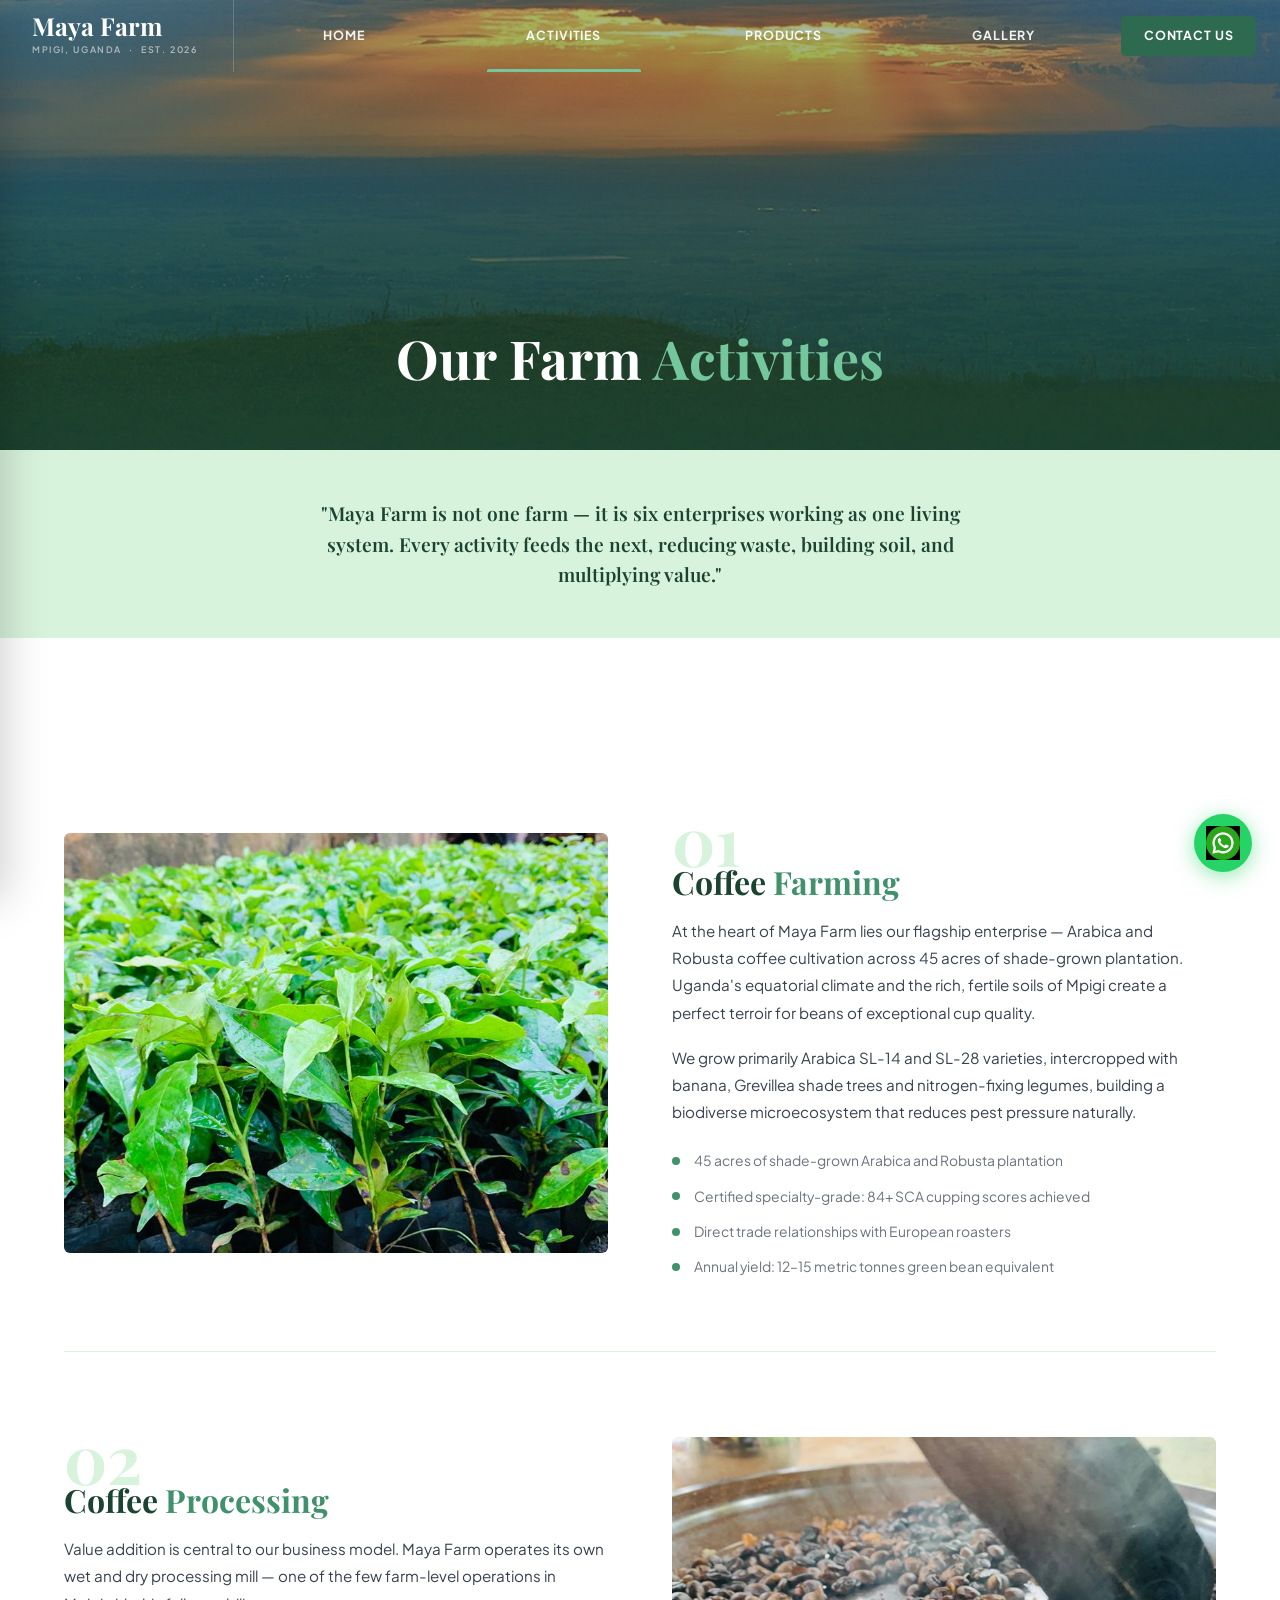
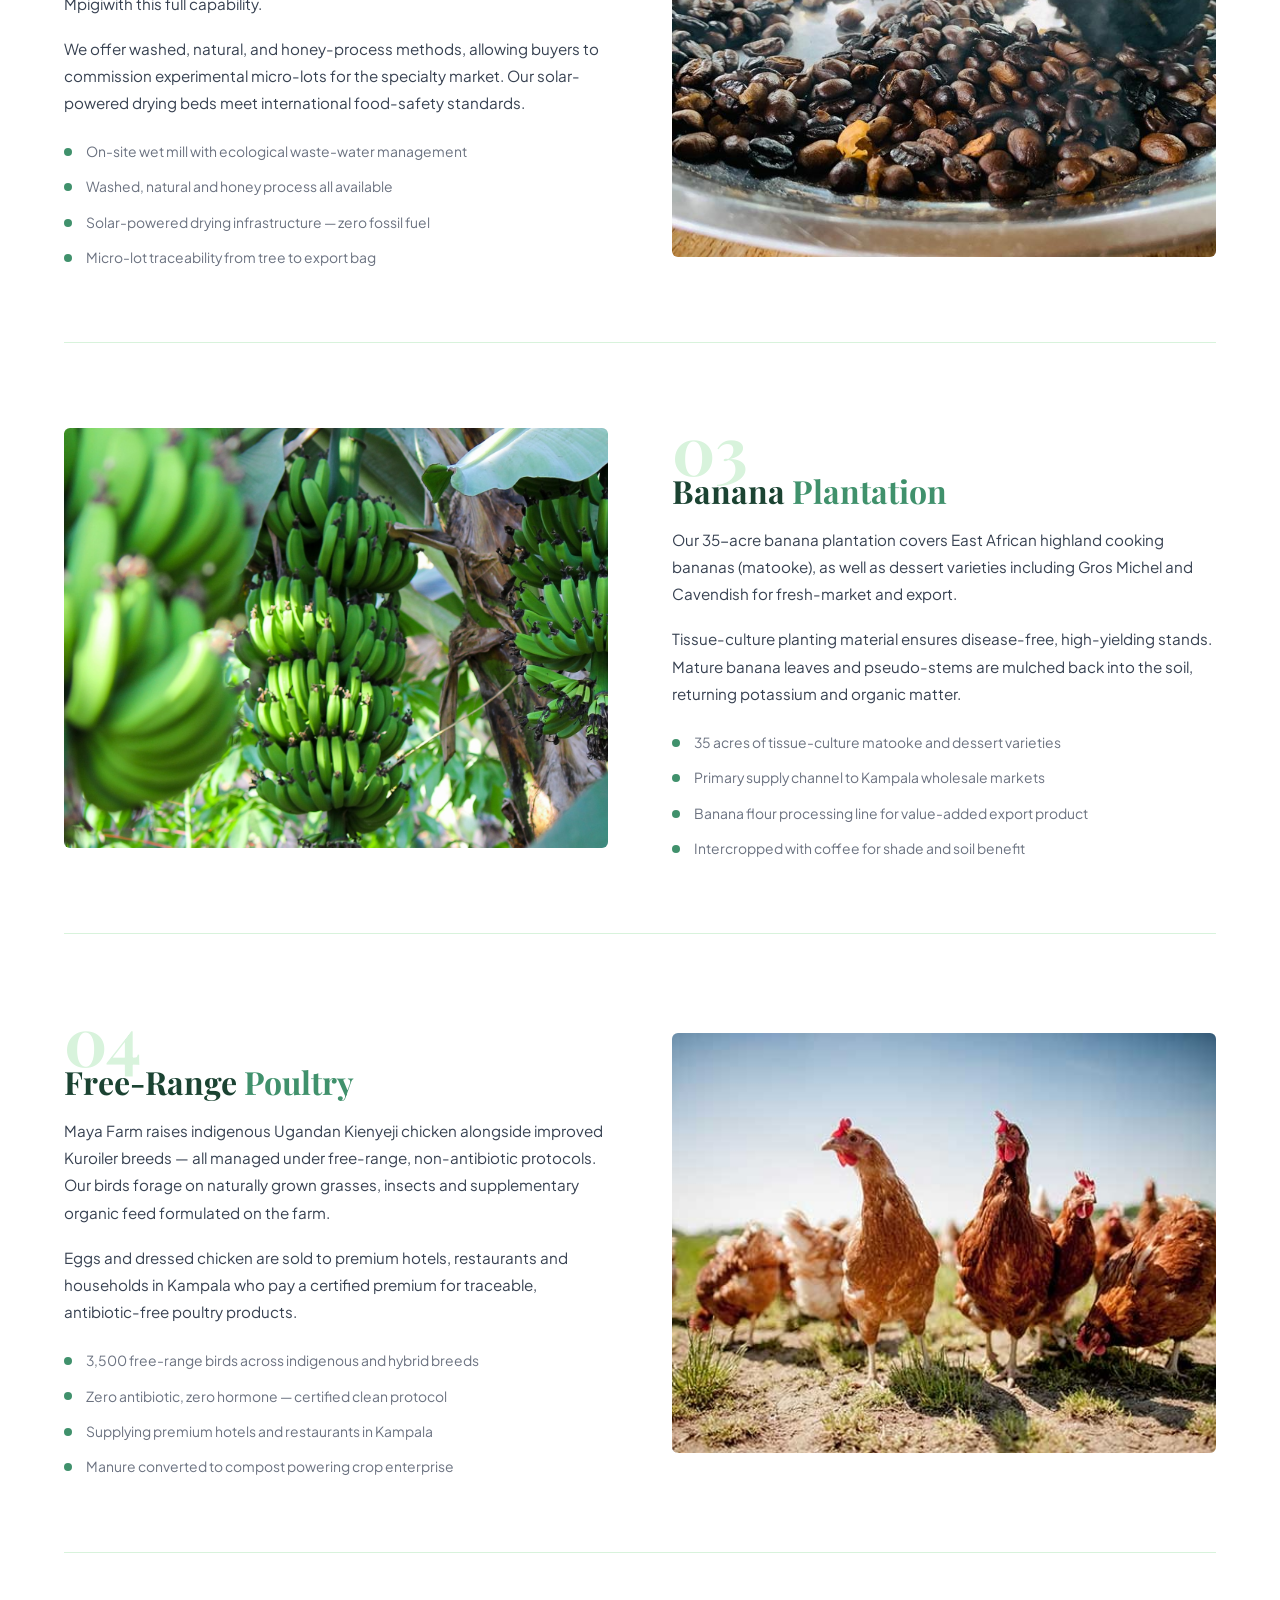
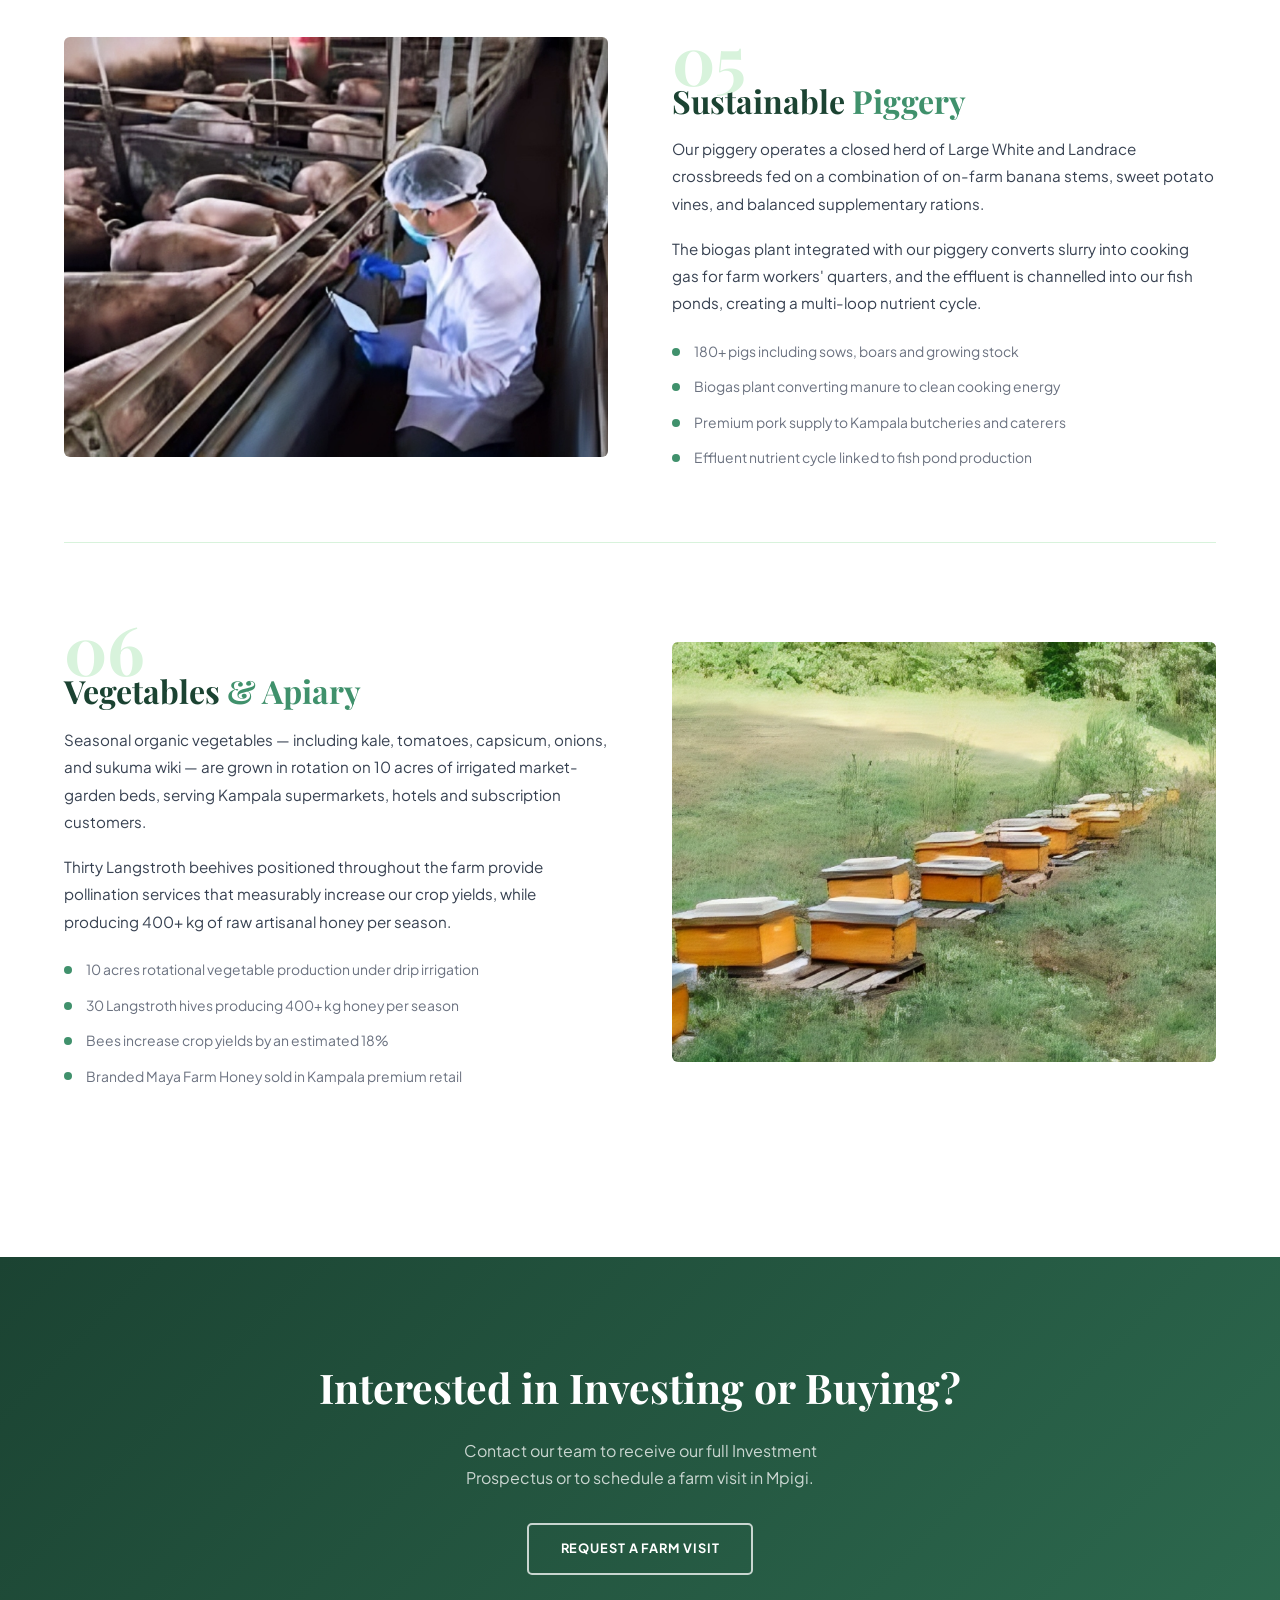
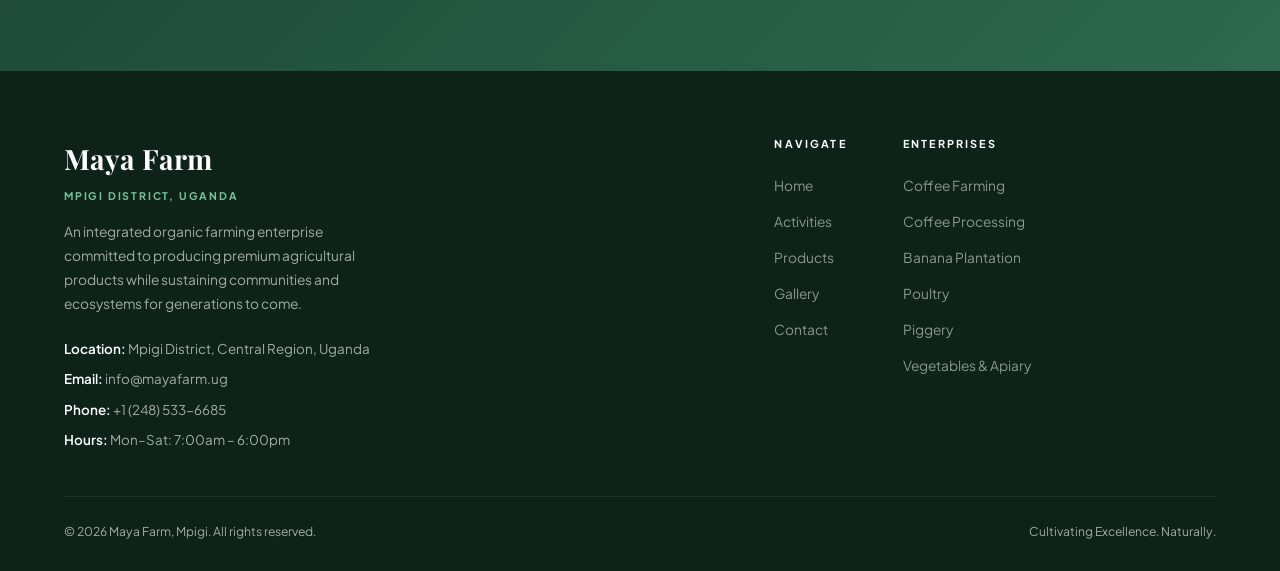
<file: activities.html>
<!DOCTYPE html>
<html lang="en">
<head>
  <meta charset="UTF-8"/>
  <meta name="viewport" content="width=device-width,initial-scale=1.0"/>
  <title>Our Activities — Maya Farm | Mpigi, Uganda</title>
  <link rel="stylesheet" href="css/style.css"/>
</head>
<body>

<nav class="nav scrolled" id="mainNav">
  <div class="nav-inner">
    <a href="." class="nav-logo">
      <span class="logo-name">Maya Farm</span>
      <span class="logo-tagline">Mpigi, Uganda &nbsp;·&nbsp; Est. 2026</span>
    </a>
    <ul class="nav-links">
      <li><a href=".">Home</a></li>
      <li><a href="activities" class="active">Activities</a></li>
      <li><a href="products">Products</a></li>
      <li><a href="gallery">Gallery</a></li>
      <li><a href="contact" class="nav-cta">Contact Us</a></li>
    </ul>
    <div class="hamburger" id="hamburger"><span></span><span></span><span></span></div>
  </div>
</nav>
<div class="mobile-nav" id="mobileNav">
  <button class="mobile-nav-close" id="mobileNavClose">&times;</button>
  <div class="mobile-nav-brand"><div class="mn-logo">Maya Farm</div><div class="mn-tagline">Mpigi, Uganda · Est. 2026</div></div>
  <a href=".">Home</a>
  <a href="activities" class="active">Activities</a>
  <a href="products">Products</a>
  <a href="gallery">Gallery</a>
  <a href="contact">Contact Us</a>
</div>

<header class="page-header">
  <div class="page-header-bg" style="background-image:url('images/maya2.JPG');"></div>
  <div class="container page-header-content">
    <h1>Our Farm <span>Activities</span></h1>
  </div>
</header>

<section style="background:var(--green-pale);padding:3rem 0;">
  <div class="container" style="text-align:center;max-width:700px;">
    <p class="fade-in" style="font-family:var(--font-display);font-size:1.2rem;font-weight:600;color:var(--green-deep);line-height:1.6;">
      "Maya Farm is not one farm — it is six enterprises working as one living system. Every activity feeds the next, reducing waste, building soil, and multiplying value."
    </p>
  </div>
</section>

<main class="activities-full">
  <div class="container">

    <!-- 01 Coffee -->
    <div class="activity-section" id="coffee">
      <div class="activity-img fade-in-left">
        <img src="images/coffestage.jpeg" alt="Coffee farming" loading="lazy"/>
      </div>
      <div class="activity-info fade-in-right">
        <div class="activity-number">01</div>
        <h2>Coffee <span>Farming</span></h2>
        <p>At the heart of Maya Farm lies our flagship enterprise — Arabica and Robusta coffee cultivation across 45 acres of shade-grown plantation. Uganda's equatorial climate and the rich, fertile soils of Mpigi create a perfect terroir for beans of exceptional cup quality.</p>
        <p>We grow primarily Arabica SL-14 and SL-28 varieties, intercropped with banana, Grevillea shade trees and nitrogen-fixing legumes, building a biodiverse microecosystem that reduces pest pressure naturally.</p>
        <div class="activity-highlights">
          <div class="highlight-row"><div class="highlight-dot"></div><p>45 acres of shade-grown Arabica and Robusta plantation</p></div>
          <div class="highlight-row"><div class="highlight-dot"></div><p>Certified specialty-grade: 84+ SCA cupping scores achieved</p></div>
          <div class="highlight-row"><div class="highlight-dot"></div><p>Direct trade relationships with European roasters</p></div>
          <div class="highlight-row"><div class="highlight-dot"></div><p>Annual yield: 12–15 metric tonnes green bean equivalent</p></div>
        </div>
      </div>
    </div>

    <!-- 02 Coffee Processing -->
    <div class="activity-section reverse" id="coffee-processing">
      <div class="activity-img fade-in-right">
        <img src="images/processing.jpeg" alt="Coffee processing" loading="lazy"/>
      </div>
      <div class="activity-info fade-in-left">
        <div class="activity-number">02</div>
        <h2>Coffee <span>Processing</span></h2>
        <p>Value addition is central to our business model. Maya Farm operates its own wet and dry processing mill — one of the few farm-level operations in Mpigiwith this full capability.</p>
        <p>We offer washed, natural, and honey-process methods, allowing buyers to commission experimental micro-lots for the specialty market. Our solar-powered drying beds meet international food-safety standards.</p>
        <div class="activity-highlights">
          <div class="highlight-row"><div class="highlight-dot"></div><p>On-site wet mill with ecological waste-water management</p></div>
          <div class="highlight-row"><div class="highlight-dot"></div><p>Washed, natural and honey process all available</p></div>
          <div class="highlight-row"><div class="highlight-dot"></div><p>Solar-powered drying infrastructure — zero fossil fuel</p></div>
          <div class="highlight-row"><div class="highlight-dot"></div><p>Micro-lot traceability from tree to export bag</p></div>
        </div>
      </div>
    </div>

    <!-- 03 Banana -->
    <div class="activity-section" id="banana">
      <div class="activity-img fade-in-left">
        <img src="images/banaga.jpeg" alt="Banana plantation" loading="lazy"/>
      </div>
      <div class="activity-info fade-in-right">
        <div class="activity-number">03</div>
        <h2>Banana <span>Plantation</span></h2>
        <p>Our 35-acre banana plantation covers East African highland cooking bananas (matooke), as well as dessert varieties including Gros Michel and Cavendish for fresh-market and export.</p>
        <p>Tissue-culture planting material ensures disease-free, high-yielding stands. Mature banana leaves and pseudo-stems are mulched back into the soil, returning potassium and organic matter.</p>
        <div class="activity-highlights">
          <div class="highlight-row"><div class="highlight-dot"></div><p>35 acres of tissue-culture matooke and dessert varieties</p></div>
          <div class="highlight-row"><div class="highlight-dot"></div><p>Primary supply channel to Kampala wholesale markets</p></div>
          <div class="highlight-row"><div class="highlight-dot"></div><p>Banana flour processing line for value-added export product</p></div>
          <div class="highlight-row"><div class="highlight-dot"></div><p>Intercropped with coffee for shade and soil benefit</p></div>
        </div>
      </div>
    </div>

    <!-- 04 Poultry -->
    <div class="activity-section reverse" id="livestock">
      <div class="activity-img fade-in-right">
        <img src="images/chicken2.jpeg" alt="Poultry" loading="lazy"/>
      </div>
      <div class="activity-info fade-in-left">
        <div class="activity-number">04</div>
        <h2>Free-Range <span>Poultry</span></h2>
        <p>Maya Farm raises indigenous Ugandan Kienyeji chicken alongside improved Kuroiler breeds — all managed under free-range, non-antibiotic protocols. Our birds forage on naturally grown grasses, insects and supplementary organic feed formulated on the farm.</p>
        <p>Eggs and dressed chicken are sold to premium hotels, restaurants and households in Kampala who pay a certified premium for traceable, antibiotic-free poultry products.</p>
        <div class="activity-highlights">
          <div class="highlight-row"><div class="highlight-dot"></div><p>3,500 free-range birds across indigenous and hybrid breeds</p></div>
          <div class="highlight-row"><div class="highlight-dot"></div><p>Zero antibiotic, zero hormone — certified clean protocol</p></div>
          <div class="highlight-row"><div class="highlight-dot"></div><p>Supplying premium hotels and restaurants in Kampala</p></div>
          <div class="highlight-row"><div class="highlight-dot"></div><p>Manure converted to compost powering crop enterprise</p></div>
        </div>
      </div>
    </div>

    <!-- 05 Piggery -->
    <div class="activity-section" id="piggery">
      <div class="activity-img fade-in-left">
        <img src="images/piggery.png" alt="Piggery" loading="lazy"/>
      </div>
      <div class="activity-info fade-in-right">
        <div class="activity-number">05</div>
        <h2>Sustainable <span>Piggery</span></h2>
        <p>Our piggery operates a closed herd of Large White and Landrace crossbreeds fed on a combination of on-farm banana stems, sweet potato vines, and balanced supplementary rations.</p>
        <p>The biogas plant integrated with our piggery converts slurry into cooking gas for farm workers' quarters, and the effluent is channelled into our fish ponds, creating a multi-loop nutrient cycle.</p>
        <div class="activity-highlights">
          <div class="highlight-row"><div class="highlight-dot"></div><p>180+ pigs including sows, boars and growing stock</p></div>
          <div class="highlight-row"><div class="highlight-dot"></div><p>Biogas plant converting manure to clean cooking energy</p></div>
          <div class="highlight-row"><div class="highlight-dot"></div><p>Premium pork supply to Kampala butcheries and caterers</p></div>
          <div class="highlight-row"><div class="highlight-dot"></div><p>Effluent nutrient cycle linked to fish pond production</p></div>
        </div>
      </div>
    </div>

    <!-- 06 Vegetables & Apiary -->
    <div class="activity-section reverse" id="vegetables">
      <div class="activity-img fade-in-right">
        <img src="images/piary.png" alt="Organic vegetables" loading="lazy"/>
      </div>
      <div class="activity-info fade-in-left">
        <div class="activity-number">06</div>
        <h2>Vegetables <span>& Apiary</span></h2>
        <p>Seasonal organic vegetables — including kale, tomatoes, capsicum, onions, and sukuma wiki — are grown in rotation on 10 acres of irrigated market-garden beds, serving Kampala supermarkets, hotels and subscription customers.</p>
        <p>Thirty Langstroth beehives positioned throughout the farm provide pollination services that measurably increase our crop yields, while producing 400+ kg of raw artisanal honey per season.</p>
        <div class="activity-highlights">
          <div class="highlight-row"><div class="highlight-dot"></div><p>10 acres rotational vegetable production under drip irrigation</p></div>
          <div class="highlight-row"><div class="highlight-dot"></div><p>30 Langstroth hives producing 400+ kg honey per season</p></div>
          <div class="highlight-row"><div class="highlight-dot"></div><p>Bees increase crop yields by an estimated 18%</p></div>
          <div class="highlight-row"><div class="highlight-dot"></div><p>Branded Maya Farm Honey sold in Kampala premium retail</p></div>
        </div>
      </div>
    </div>

  </div>
</main>

<section class="contact-cta">
  <div class="container">
    <h2 class="fade-in">Interested in Investing or Buying?</h2>
    <p class="fade-in delay-1">Contact our team to receive our full Investment Prospectus or to schedule a farm visit in Mpigi.</p>
    <a href="contact" class="btn-outline fade-in delay-2">Request a Farm Visit</a>
  </div>
</section>

<footer>
  <div class="container">
    <div class="footer-grid">
      <div class="footer-brand">
        <div class="footer-logo">Maya Farm</div>
        <div class="footer-loc">Mpigi District, Uganda</div>
        <p>An integrated organic farming enterprise committed to producing premium agricultural products while sustaining communities and ecosystems for generations to come.</p>
        <div class="footer-contact-info">
          <span><strong>Location:</strong> Mpigi District, Central Region, Uganda</span>
          <span><strong>Email:</strong> info@mayafarm.ug</span>
          <span><strong>Phone:</strong> +1 (248) 533-6685</span>
          <span><strong>Hours:</strong> Mon–Sat: 7:00am – 6:00pm</span>
        </div>
      </div>
      <div class="footer-links">
        <div class="footer-col">
          <h5>Navigate</h5>
          <ul>
            <li><a href=".">Home</a></li>
            <li><a href="activities">Activities</a></li>
            <li><a href="products">Products</a></li>
            <li><a href="gallery">Gallery</a></li>
            <li><a href="contact">Contact</a></li>
          </ul>
        </div>
        <div class="footer-col">
          <h5>Enterprises</h5>
          <ul>
            <li><a href="#coffee">Coffee Farming</a></li>
            <li><a href="#coffee-processing">Coffee Processing</a></li>
            <li><a href="#banana">Banana Plantation</a></li>
            <li><a href="#livestock">Poultry</a></li>
            <li><a href="#piggery">Piggery</a></li>
            <li><a href="#vegetables">Vegetables &amp; Apiary</a></li>
          </ul>
        </div>
      </div>
    </div>
    <div class="footer-bottom">
      <span>&copy; 2026 Maya Farm, Mpigi. All rights reserved.</span>
      <span>Cultivating Excellence. Naturally.</span>
    </div>
  </div>
</footer>

<div class="mobile-nav-overlay" id="mobileNavOverlay"></div>
<script src="js/main.js"></script>
<!-- WHATSAPP FLOAT -->
<a href="https://wa.me/12485336685?text=Hello%20Maya%20Farm%2C%20I%20am%20interested%20in%20your%20farm." target="_blank" style="position:fixed;bottom:28px;right:28px;width:58px;height:58px;background:#25D366;border-radius:50%;display:flex;align-items:center;justify-content:center;box-shadow:0 4px 20px rgba(37,211,102,.5);z-index:9999;text-decoration:none;font-size:28px;transition:transform .3s;" onmouseover="this.style.transform='scale(1.12)'" onmouseout="this.style.transform='scale(1)'" title="Chat on WhatsApp"><img src="images/whatsapp.png" alt="WhatsApp" style="width:34px;height:34px;object-fit:contain;"></a>
</body>
</html>
</file>
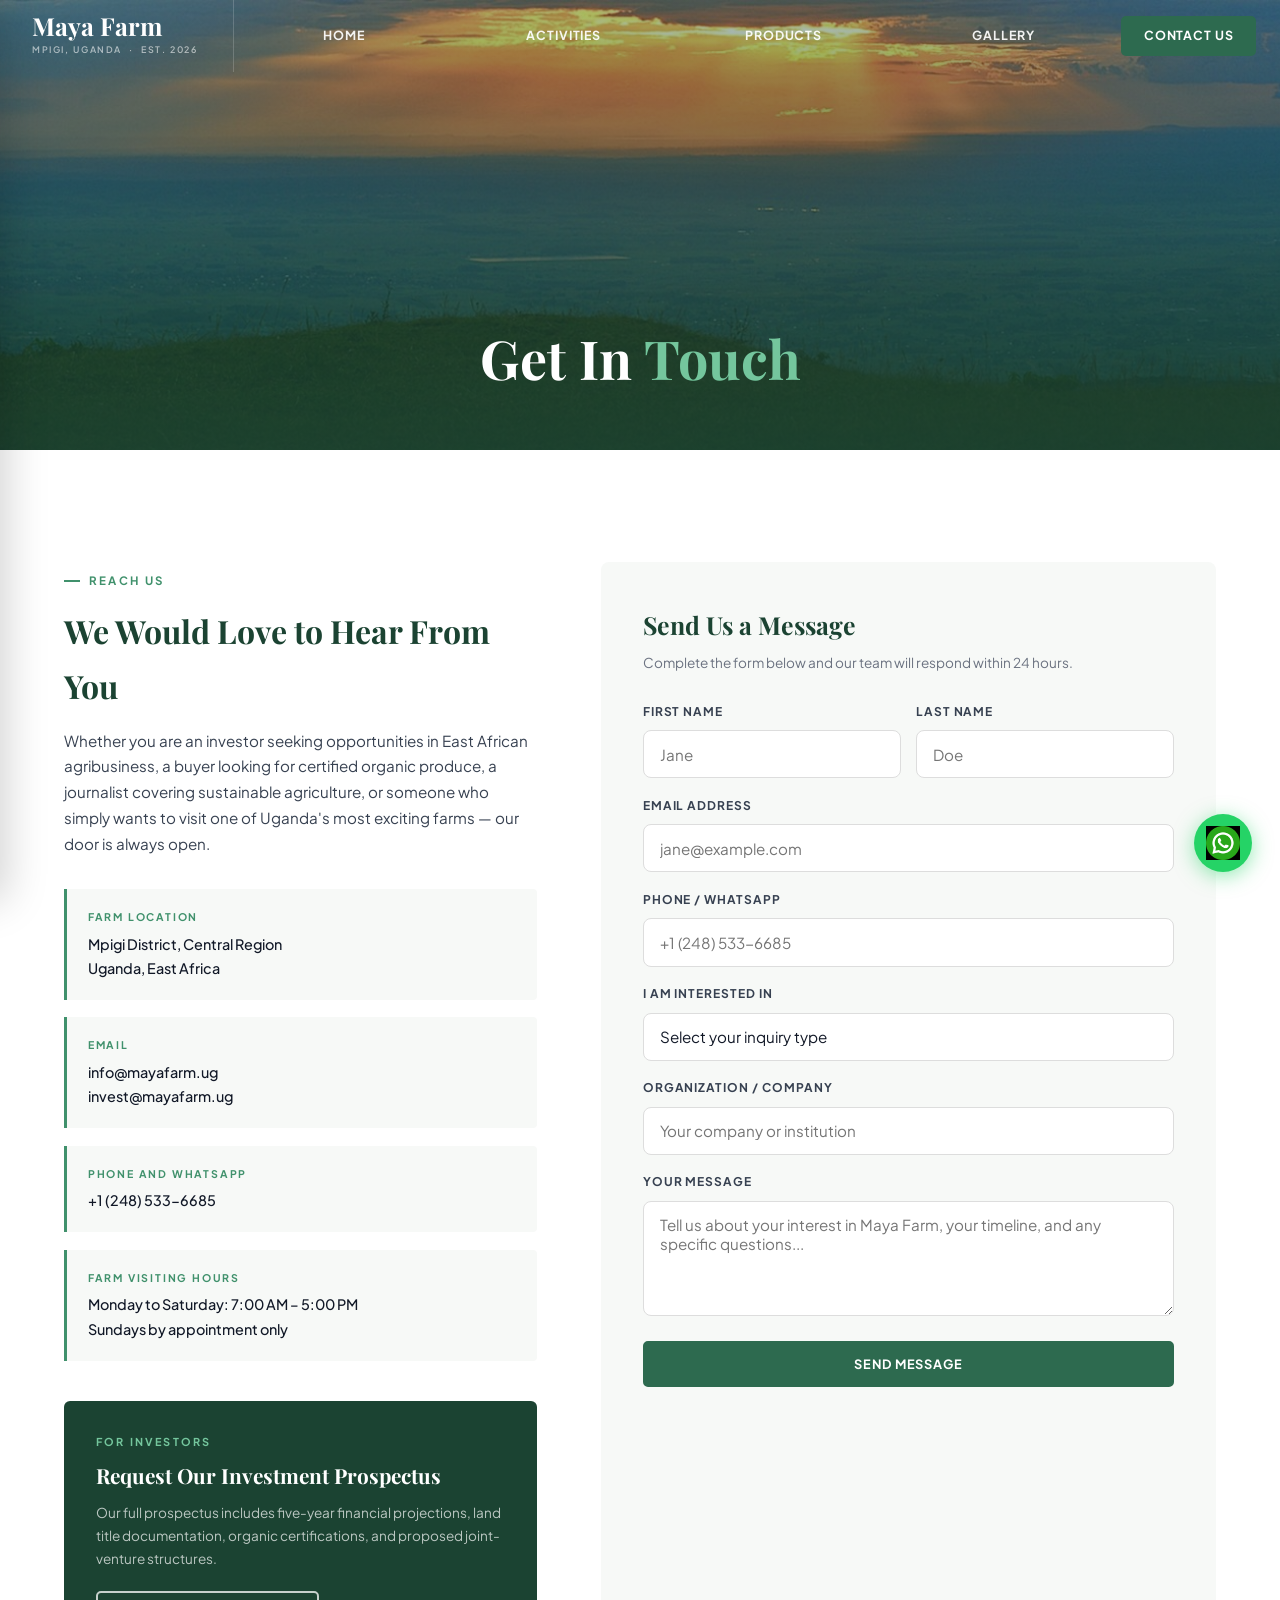
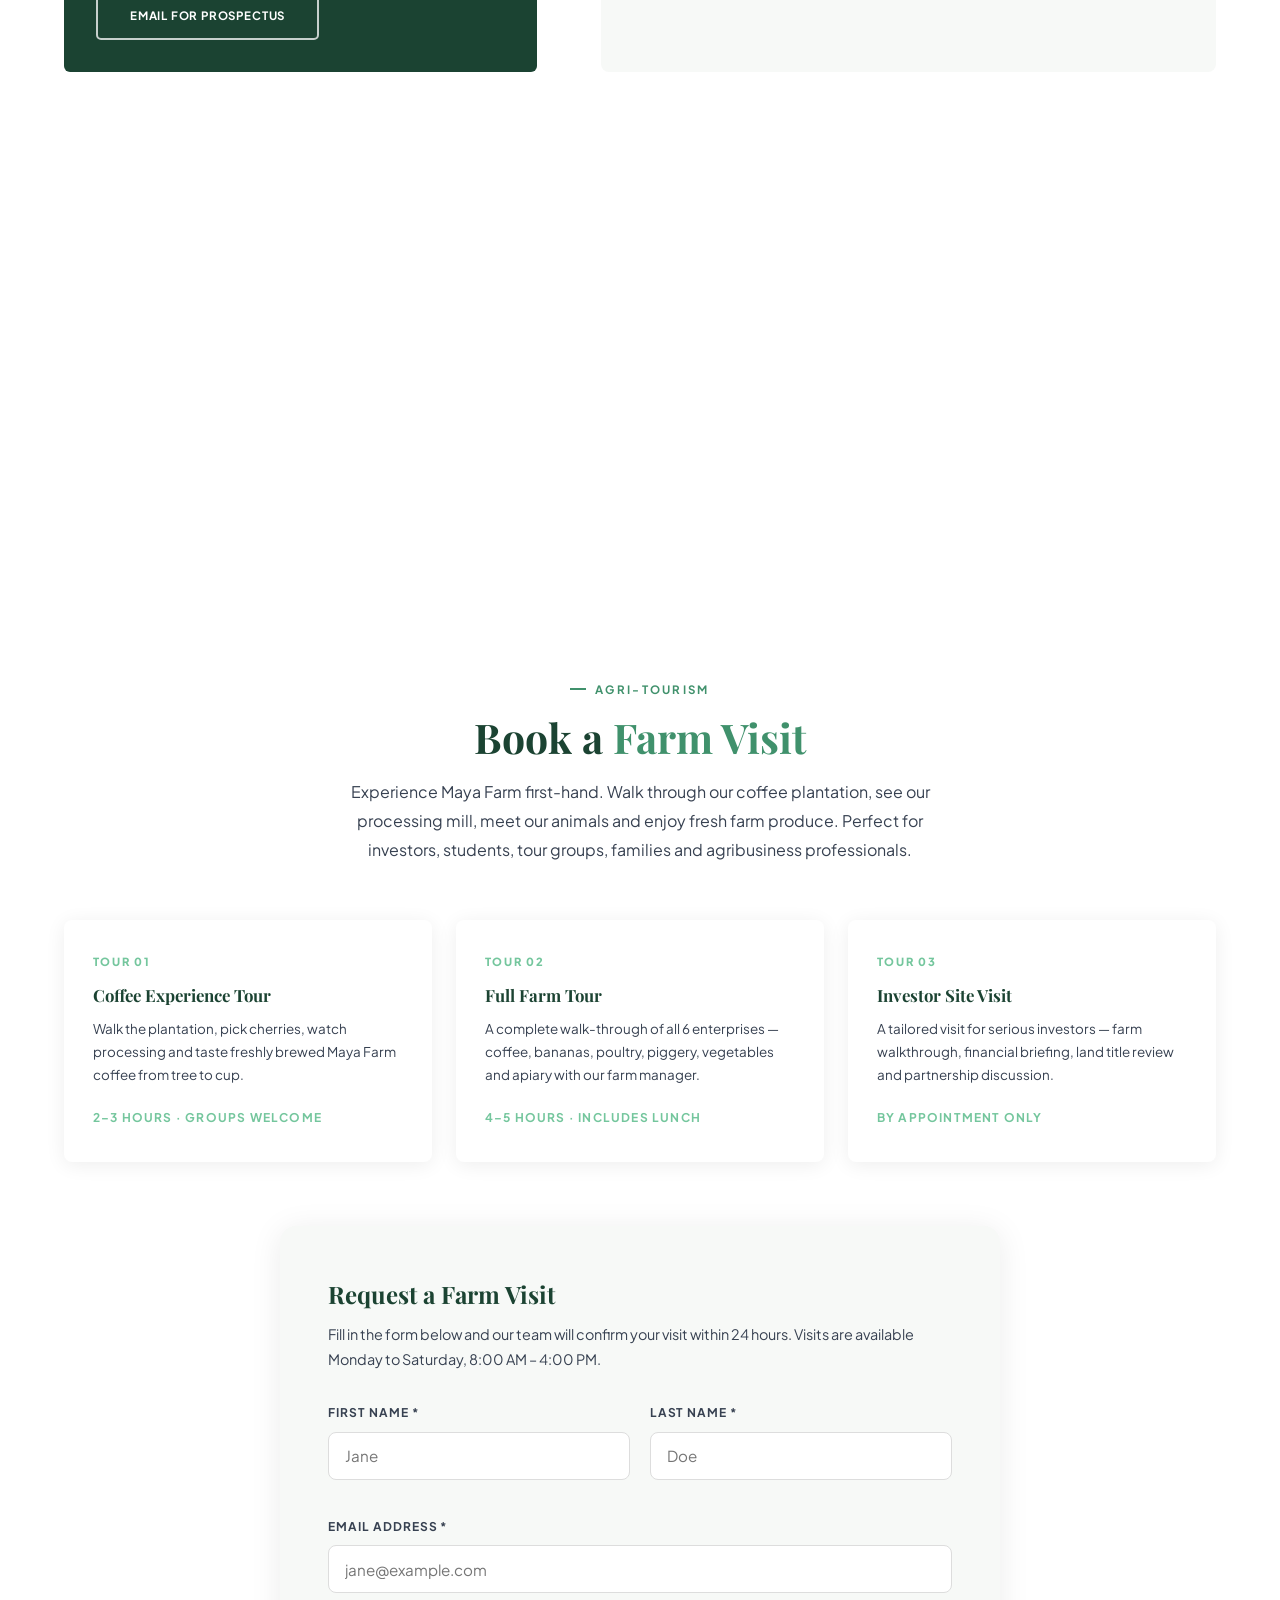
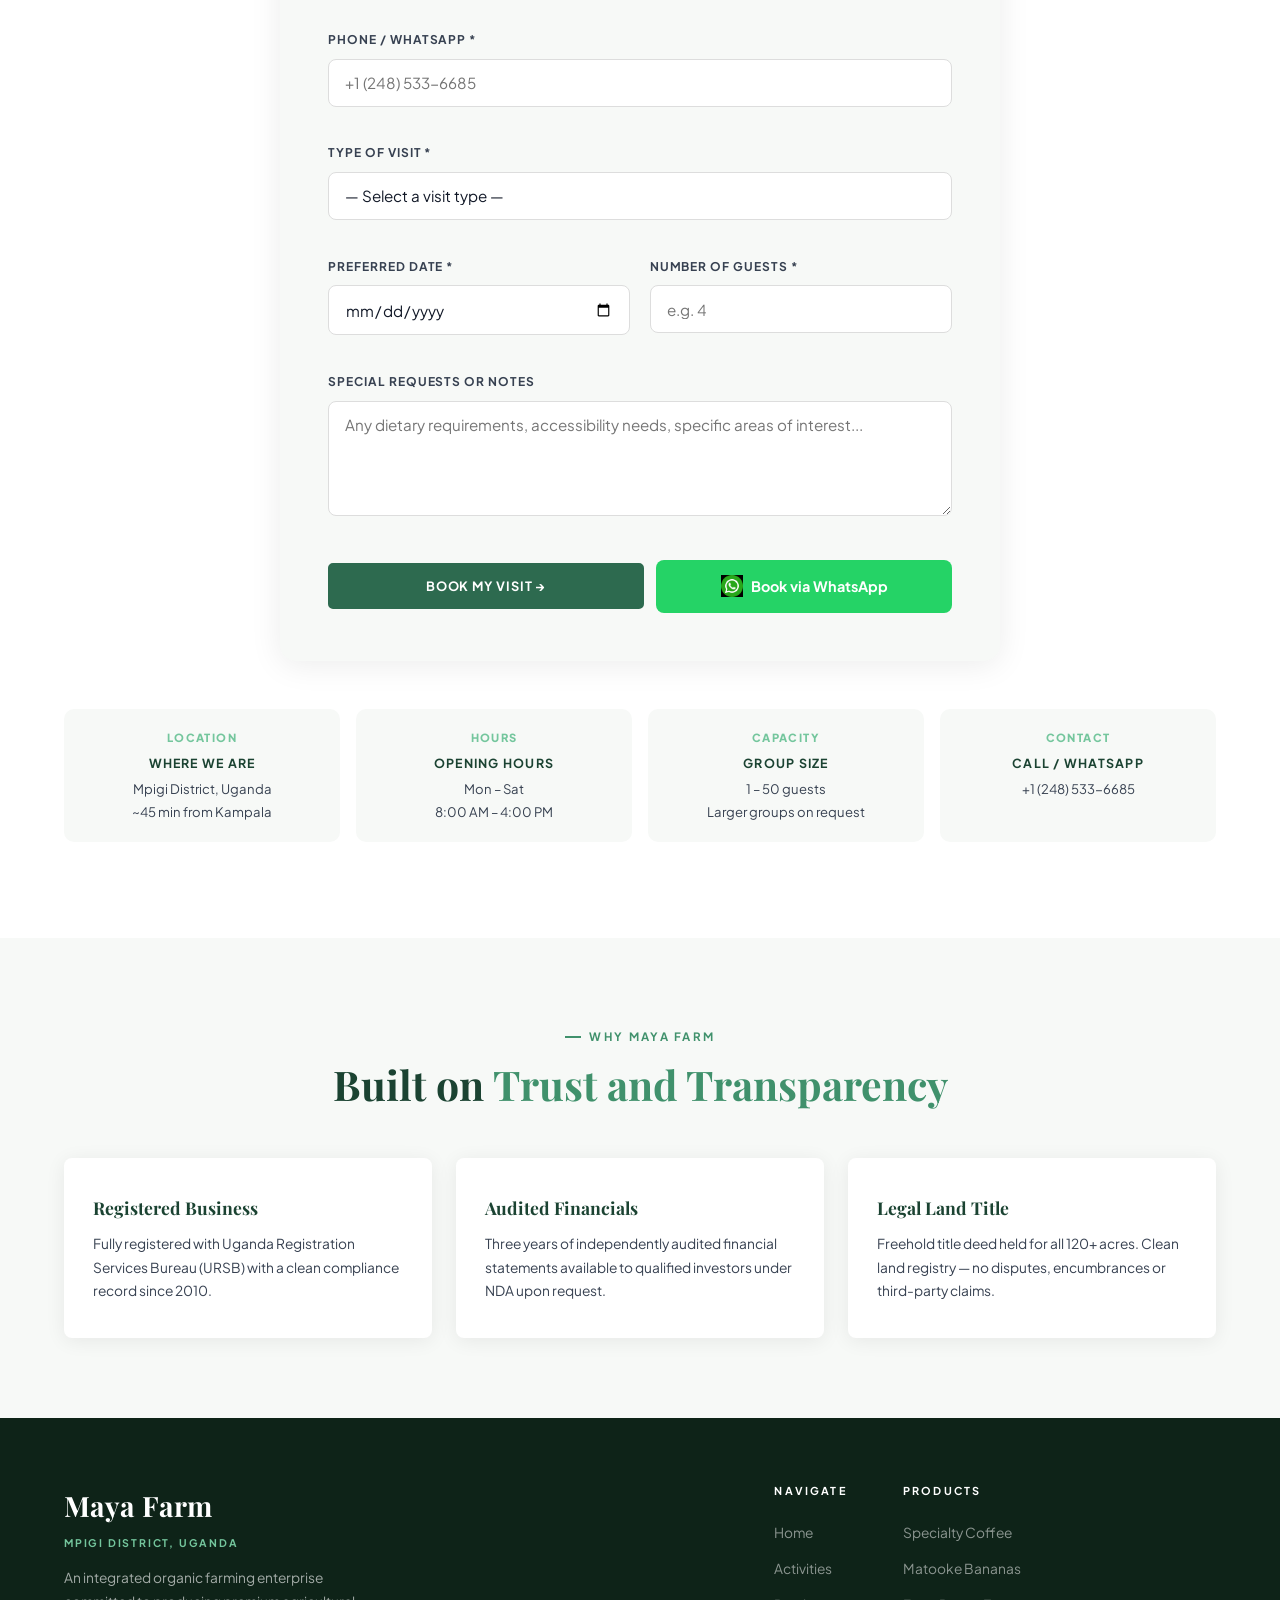
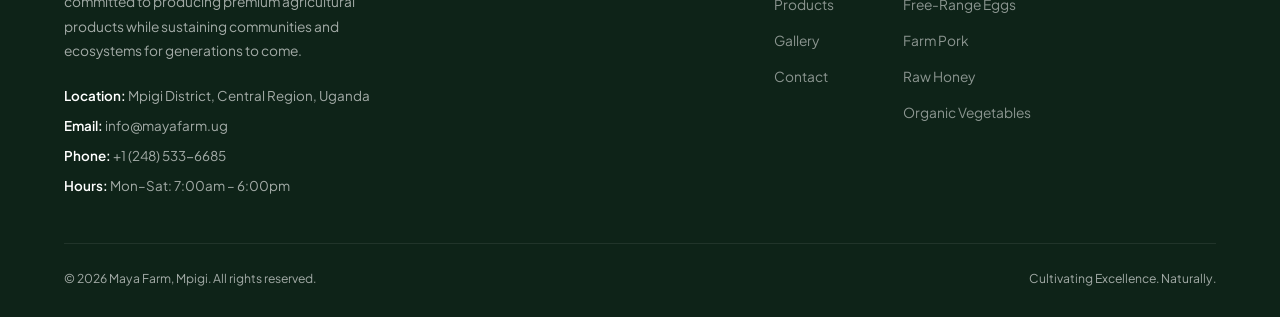
<file: contact.html>
<!DOCTYPE html>
<html lang="en">
<head>
  <meta charset="UTF-8"/>
  <meta name="viewport" content="width=device-width,initial-scale=1.0"/>
  <title>Contact Us — Maya Farm | Mpigi, Uganda</title>
  <link rel="stylesheet" href="css/style.css"/>
</head>
<body>

<nav class="nav scrolled" id="mainNav">
  <div class="nav-inner">
    <a href="." class="nav-logo">
      <span class="logo-name">Maya Farm</span>
      <span class="logo-tagline">Mpigi, Uganda &nbsp;·&nbsp; Est. 2026</span>
    </a>
    <ul class="nav-links">
      <li><a href=".">Home</a></li>
      <li><a href="activities">Activities</a></li>
      <li><a href="products">Products</a></li>
      <li><a href="gallery">Gallery</a></li>
      <li><a href="contact" class="active nav-cta">Contact Us</a></li>
    </ul>
    <div class="hamburger" id="hamburger"><span></span><span></span><span></span></div>
  </div>
</nav>
<div class="mobile-nav" id="mobileNav">
  <button class="mobile-nav-close" id="mobileNavClose">&times;</button>
  <div class="mobile-nav-brand"><div class="mn-logo">Maya Farm</div><div class="mn-tagline">Mpigi, Uganda · Est. 2026</div></div>
  <a href=".">Home</a>
  <a href="activities">Activities</a>
  <a href="products">Products</a>
  <a href="gallery">Gallery</a>
  <a href="contact" class="active">Contact Us</a>
</div>

<header class="page-header">
  <div class="page-header-bg" style="background-image:url('images/maya2.JPG');"></div>
  <div class="container page-header-content">
    <h1>Get In <span>Touch</span></h1>
  </div>
</header>

<section class="contact-section">
  <div class="container">
    <div class="contact-grid">
      <div class="contact-info fade-in-left">
        <span class="section-label">Reach Us</span>
        <h2>We Would Love to Hear From You</h2>
        <p>Whether you are an investor seeking opportunities in East African agribusiness, a buyer looking for certified organic produce, a journalist covering sustainable agriculture, or someone who simply wants to visit one of Uganda's most exciting farms — our door is always open.</p>
        <div class="contact-details">
          <div class="contact-item"><h4>Farm Location</h4><p>Mpigi District, Central Region<br>Uganda, East Africa</p></div>
          <div class="contact-item"><h4>Email</h4><p>info@mayafarm.ug<br>invest@mayafarm.ug</p></div>
          <div class="contact-item"><h4>Phone and WhatsApp</h4><p>+1 (248) 533-6685</p></div>
          <div class="contact-item"><h4>Farm Visiting Hours</h4><p>Monday to Saturday: 7:00 AM – 5:00 PM<br>Sundays by appointment only</p></div>
        </div>
        <div style="margin-top:2.5rem;padding:2rem;background:var(--green-deep);color:var(--white);border-radius:6px;">
          <span style="font-size:.68rem;font-weight:700;letter-spacing:.2em;text-transform:uppercase;color:var(--green-light);display:block;margin-bottom:.7rem;">For Investors</span>
          <h3 style="font-family:var(--font-display);font-size:1.3rem;font-weight:700;margin-bottom:.7rem;line-height:1.3;">Request Our Investment Prospectus</h3>
          <p style="font-size:.85rem;color:rgba(255,255,255,.7);margin-bottom:1.3rem;font-weight:400;">Our full prospectus includes five-year financial projections, land title documentation, organic certifications, and proposed joint-venture structures.</p>
          <a href="mailto:invest@mayafarm.ug" class="btn-outline" style="font-size:.72rem;">Email for Prospectus</a>
        </div>
      </div>
      <div class="contact-form-wrap fade-in-right">
        <h3>Send Us a Message</h3>
        <p>Complete the form below and our team will respond within 24 hours.</p>
        <form id="contactForm" novalidate>
          <div class="form-row">
            <div class="form-group"><label for="fname">First Name</label><input type="text" id="fname" name="fname" placeholder="Jane" required/></div>
            <div class="form-group"><label for="lname">Last Name</label><input type="text" id="lname" name="lname" placeholder="Doe" required/></div>
          </div>
          <div class="form-group"><label for="email">Email Address</label><input type="email" id="email" name="email" placeholder="jane@example.com" required/></div>
          <div class="form-group"><label for="phone">Phone / WhatsApp</label><input type="tel" id="phone" name="phone" placeholder="+1 (248) 533-6685"/></div>
          <div class="form-group">
            <label for="interest">I Am Interested In</label>
            <select id="interest" name="interest" required>
              <option value="" disabled selected>Select your inquiry type</option>
              <option value="investment">Investment and Partnership</option>
              <option value="buying">Buying Produce</option>
              <option value="farm-tour">Farm Visit / Agri-Tourism</option>
              <option value="employment">Employment Opportunities</option>
              <option value="media">Media and Press</option>
              <option value="other">Other</option>
            </select>
          </div>
          <div class="form-group"><label for="organization">Organization / Company</label><input type="text" id="organization" name="organization" placeholder="Your company or institution"/></div>
          <div class="form-group"><label for="message">Your Message</label><textarea id="message" name="message" placeholder="Tell us about your interest in Maya Farm, your timeline, and any specific questions..." required></textarea></div>
          <button type="submit" class="btn-primary" style="width:100%;text-align:center;">Send Message</button>
          <div class="form-success" id="formSuccess">Thank you for reaching out. Our team at Maya Farm will respond within 24 hours. We look forward to connecting with you.</div>
        </form>
      </div>
    </div>
  </div>
</section>

<section class="map-section">
  <iframe src="https://www.google.com/maps/embed?pb=!1m18!1m12!1m3!1d127672.42!2d32.2!3d0.07!2m3!1f0!2f0!3f0!3m2!1i1024!2i768!4f13.1!3m3!1m2!1s0x177d7dfb0b3c4e9d%3A0xabc123!2sMpigi%20District%2C%20Uganda!5e0!3m2!1sen!2sug!4v1700000000000!5m2!1sen!2sug" allowfullscreen="" loading="lazy" referrerpolicy="no-referrer-when-downgrade" title="Maya Farm Location — Mpigi, Uganda"></iframe>
</section>

<!-- ══ FARM VISIT BOOKING ══ -->
<section style="background:#fff;padding:6rem 0;">
  <div class="container">
    <div style="text-align:center;margin-bottom:3.5rem;">
      <span class="section-label fade-in">Agri-Tourism</span>
      <h2 class="section-title fade-in delay-1">Book a <span>Farm Visit</span></h2>
      <p class="fade-in delay-2" style="max-width:580px;margin:1rem auto 0;color:var(--text-mid);font-size:1rem;line-height:1.8;">
        Experience Maya Farm first-hand. Walk through our coffee plantation, see our processing mill, meet our animals and enjoy fresh farm produce. Perfect for investors, students, tour groups, families and agribusiness professionals.
      </p>
    </div>

    <!-- VISIT TYPES -->
    <div style="display:grid;grid-template-columns:repeat(3,1fr);gap:1.5rem;margin-bottom:4rem;" class="visit-types-grid">
      <div class="product-card fade-in" style="cursor:default;">
        <div style="padding:2rem 1.8rem;">
          <div style="font-size:.7rem;font-weight:800;letter-spacing:.15em;text-transform:uppercase;color:var(--green-light);margin-bottom:10px;">Tour 01</div>
          <h4 style="font-family:var(--font-display);font-size:1.05rem;font-weight:700;color:var(--green-deep);margin-bottom:.5rem;">Coffee Experience Tour</h4>
          <p style="font-size:.84rem;color:var(--text-mid);line-height:1.7;margin-bottom:1rem;">Walk the plantation, pick cherries, watch processing and taste freshly brewed Maya Farm coffee from tree to cup.</p>
          <span style="font-size:.75rem;font-weight:700;letter-spacing:.1em;text-transform:uppercase;color:var(--green-light);">2–3 Hours · Groups Welcome</span>
        </div>
      </div>
      <div class="product-card fade-in delay-1" style="cursor:default;">
        <div style="padding:2rem 1.8rem;">
          <div style="font-size:.7rem;font-weight:800;letter-spacing:.15em;text-transform:uppercase;color:var(--green-light);margin-bottom:10px;">Tour 02</div>
          <h4 style="font-family:var(--font-display);font-size:1.05rem;font-weight:700;color:var(--green-deep);margin-bottom:.5rem;">Full Farm Tour</h4>
          <p style="font-size:.84rem;color:var(--text-mid);line-height:1.7;margin-bottom:1rem;">A complete walk-through of all 6 enterprises — coffee, bananas, poultry, piggery, vegetables and apiary with our farm manager.</p>
          <span style="font-size:.75rem;font-weight:700;letter-spacing:.1em;text-transform:uppercase;color:var(--green-light);">4–5 Hours · Includes Lunch</span>
        </div>
      </div>
      <div class="product-card fade-in delay-2" style="cursor:default;">
        <div style="padding:2rem 1.8rem;">
          <div style="font-size:.7rem;font-weight:800;letter-spacing:.15em;text-transform:uppercase;color:var(--green-light);margin-bottom:10px;">Tour 03</div>
          <h4 style="font-family:var(--font-display);font-size:1.05rem;font-weight:700;color:var(--green-deep);margin-bottom:.5rem;">Investor Site Visit</h4>
          <p style="font-size:.84rem;color:var(--text-mid);line-height:1.7;margin-bottom:1rem;">A tailored visit for serious investors — farm walkthrough, financial briefing, land title review and partnership discussion.</p>
          <span style="font-size:.75rem;font-weight:700;letter-spacing:.1em;text-transform:uppercase;color:var(--green-light);">By Appointment Only</span>
        </div>
      </div>
    </div>

    <!-- BOOKING FORM -->
    <div style="max-width:720px;margin:0 auto;background:var(--cream);border-radius:16px;padding:3rem;box-shadow:0 4px 32px rgba(0,0,0,.08);" class="fade-in">
      <h3 style="font-family:var(--font-display);font-size:1.5rem;font-weight:700;color:var(--green-deep);margin-bottom:.5rem;">Request a Farm Visit</h3>
      <p style="color:var(--text-mid);font-size:.9rem;margin-bottom:2rem;">Fill in the form below and our team will confirm your visit within 24 hours. Visits are available Monday to Saturday, 8:00 AM – 4:00 PM.</p>

      <form id="visitForm" novalidate style="display:grid;gap:1.2rem;">
        <div style="display:grid;grid-template-columns:1fr 1fr;gap:1.2rem;" class="form-row-visit">
          <div class="form-group">
            <label for="vfname">First Name *</label>
            <input type="text" id="vfname" placeholder="Jane" required/>
          </div>
          <div class="form-group">
            <label for="vlname">Last Name *</label>
            <input type="text" id="vlname" placeholder="Doe" required/>
          </div>
        </div>
        <div class="form-group">
          <label for="vemail">Email Address *</label>
          <input type="email" id="vemail" placeholder="jane@example.com" required/>
        </div>
        <div class="form-group">
          <label for="vphone">Phone / WhatsApp *</label>
          <input type="tel" id="vphone" placeholder="+1 (248) 533-6685" required/>
        </div>
        <div class="form-group">
          <label for="vtype">Type of Visit *</label>
          <select id="vtype" required style="width:100%;padding:.85rem 1rem;border:1.5px solid #ddd;border-radius:8px;font-family:inherit;font-size:.95rem;background:#fff;color:var(--text-dark);cursor:pointer;">
            <option value="">— Select a visit type —</option>
            <option>Coffee Experience Tour (2–3 hrs)</option>
            <option>Full Farm Tour (4–5 hrs, includes lunch)</option>
            <option>Investor Site Visit (by appointment)</option>
            <option>School / Student Group</option>
            <option>Research / Academic Visit</option>
            <option>Family / Leisure Visit</option>
          </select>
        </div>
        <div style="display:grid;grid-template-columns:1fr 1fr;gap:1.2rem;" class="form-row-visit">
          <div class="form-group">
            <label for="vdate">Preferred Date *</label>
            <input type="date" id="vdate" required/>
          </div>
          <div class="form-group">
            <label for="vguests">Number of Guests *</label>
            <input type="number" id="vguests" min="1" max="50" placeholder="e.g. 4" required/>
          </div>
        </div>
        <div class="form-group">
          <label for="vnotes">Special Requests or Notes</label>
          <textarea id="vnotes" rows="3" placeholder="Any dietary requirements, accessibility needs, specific areas of interest..." style="width:100%;padding:.85rem 1rem;border:1.5px solid #ddd;border-radius:8px;font-family:inherit;font-size:.95rem;resize:vertical;"></textarea>
        </div>
        <div style="display:flex;align-items:center;gap:12px;flex-wrap:wrap;">
          <button type="submit" class="btn-primary" style="flex:1;min-width:180px;">
            Book My Visit →
          </button>
          <a href="https://wa.me/12485336685?text=Hello%20Maya%20Farm%2C%20I%20would%20like%20to%20book%20a%20farm%20visit." target="_blank"
             style="flex:1;min-width:180px;background:#25D366;color:#fff;border:none;padding:.9rem 1.5rem;border-radius:8px;font-weight:700;font-size:.9rem;text-align:center;display:flex;align-items:center;justify-content:center;gap:8px;text-decoration:none;transition:opacity .2s;"
             onmouseover="this.style.opacity='.85'" onmouseout="this.style.opacity='1'">
            <img src="../images/whatsapp.png" alt="WhatsApp" style="width:22px;height:22px;object-fit:contain;"> Book via WhatsApp
          </a>
        </div>
        <div id="visitSuccess" style="display:none;background:#d4edda;color:#155724;padding:1rem 1.2rem;border-radius:8px;font-weight:600;font-size:.9rem;">
          Thank you! Your visit request has been received. Our team will contact you within 24 hours to confirm the details.
        </div>
        <div id="visitError" style="display:none;background:#f8d7da;color:#721c24;padding:1rem 1.2rem;border-radius:8px;font-weight:600;font-size:.9rem;"></div>
      </form>
    </div>

    <!-- VISIT INFO STRIP -->
    <div style="display:grid;grid-template-columns:repeat(4,1fr);gap:1rem;margin-top:3rem;text-align:center;" class="visit-info-grid">
      <div style="padding:1.2rem;background:var(--cream);border-radius:10px;">
        <div style="font-size:.7rem;font-weight:800;letter-spacing:.12em;text-transform:uppercase;color:var(--green-light);margin-bottom:6px;">Location</div>
        <div style="font-size:.78rem;font-weight:700;text-transform:uppercase;letter-spacing:.1em;color:var(--green-deep);">Where We Are</div>
        <div style="font-size:.82rem;color:var(--text-mid);margin-top:4px;">Mpigi District, Uganda<br>~45 min from Kampala</div>
      </div>
      <div style="padding:1.2rem;background:var(--cream);border-radius:10px;">
        <div style="font-size:.7rem;font-weight:800;letter-spacing:.12em;text-transform:uppercase;color:var(--green-light);margin-bottom:6px;">Hours</div>
        <div style="font-size:.78rem;font-weight:700;text-transform:uppercase;letter-spacing:.1em;color:var(--green-deep);">Opening Hours</div>
        <div style="font-size:.82rem;color:var(--text-mid);margin-top:4px;">Mon – Sat<br>8:00 AM – 4:00 PM</div>
      </div>
      <div style="padding:1.2rem;background:var(--cream);border-radius:10px;">
        <div style="font-size:.7rem;font-weight:800;letter-spacing:.12em;text-transform:uppercase;color:var(--green-light);margin-bottom:6px;">Capacity</div>
        <div style="font-size:.78rem;font-weight:700;text-transform:uppercase;letter-spacing:.1em;color:var(--green-deep);">Group Size</div>
        <div style="font-size:.82rem;color:var(--text-mid);margin-top:4px;">1 – 50 guests<br>Larger groups on request</div>
      </div>
      <div style="padding:1.2rem;background:var(--cream);border-radius:10px;">
        <div style="font-size:.7rem;font-weight:800;letter-spacing:.12em;text-transform:uppercase;color:var(--green-light);margin-bottom:6px;">Contact</div>
        <div style="font-size:.78rem;font-weight:700;text-transform:uppercase;letter-spacing:.1em;color:var(--green-deep);">Call / WhatsApp</div>
        <div style="font-size:.82rem;color:var(--text-mid);margin-top:4px;">+1 (248) 533-6685</div>
      </div>
    </div>
  </div>
</section>

<style>
  @media (max-width: 768px) {
    .visit-types-grid { grid-template-columns: 1fr !important; }
    .form-row-visit { grid-template-columns: 1fr !important; }
    .visit-info-grid { grid-template-columns: 1fr 1fr !important; }
  }
  @media (max-width: 480px) {
    .visit-info-grid { grid-template-columns: 1fr !important; }
  }
  .form-group label { display:block; font-size:.75rem; font-weight:700; letter-spacing:.08em; text-transform:uppercase; color:var(--text-mid); margin-bottom:.5rem; }
  .form-group input, .form-group select, .form-group textarea { width:100%; padding:.85rem 1rem; border:1.5px solid #ddd; border-radius:8px; font-family:inherit; font-size:.95rem; background:#fff; color:var(--text-dark); transition:border-color .2s; }
  .form-group input:focus, .form-group select:focus, .form-group textarea:focus { outline:none; border-color:var(--green-light); }
</style>

<script>
// ── VISIT BOOKING FORM → PHP HANDLER ──
document.getElementById('visitForm').addEventListener('submit', function(e){
  e.preventDefault();
  var form    = this;
  var btn     = form.querySelector('button[type="submit"]');
  var success = document.getElementById('visitSuccess');
  var error   = document.getElementById('visitError');

  btn.disabled    = true;
  btn.textContent = 'Sending...';
  if(error)   error.style.display   = 'none';
  if(success) success.style.display = 'none';

  var data = new FormData(form);
  data.append('form_type', 'visit');
  // Map field IDs to names expected by PHP
  data.append('vfname',   document.getElementById('vfname').value);
  data.append('vlname',   document.getElementById('vlname').value);
  data.append('vemail',   document.getElementById('vemail').value);
  data.append('vphone',   document.getElementById('vphone').value);
  data.append('vtype',    document.getElementById('vtype').value);
  data.append('vdate',    document.getElementById('vdate').value);
  data.append('vguests',  document.getElementById('vguests').value);
  data.append('vnotes',   document.getElementById('vnotes').value);

  fetch('send_mail.php', { method: 'POST', body: data })
    .then(function(r){ return r.json(); })
    .then(function(res){
      if(res.success){
        success.textContent = res.message;
        success.style.display = 'block';
        form.reset();
      } else {
        if(error){ error.textContent = res.message; error.style.display = 'block'; }
        else alert(res.message);
      }
    })
    .catch(function(){
      if(error){ error.textContent = 'Connection error. Please WhatsApp us on +1 (248) 533-6685.'; error.style.display = 'block'; }
    })
    .finally(function(){
      btn.disabled    = false;
      btn.textContent = 'Book My Visit →';
    });
});
</script>

<!-- Trust strip -->
<section style="background:var(--cream);padding:5rem 0;">
  <div class="container" style="text-align:center;">
    <span class="section-label fade-in">Why Maya Farm</span>
    <h2 class="section-title fade-in delay-1" style="margin-bottom:3rem;">Built on <span>Trust and Transparency</span></h2>
    <div style="display:grid;grid-template-columns:repeat(3,1fr);gap:1.5rem;">
      <div class="product-card fade-in" style="cursor:default;">
        <div style="padding:2.2rem 1.8rem;text-align:left;">
          <h4 style="font-family:var(--font-display);font-size:1.1rem;font-weight:700;color:var(--green-deep);margin-bottom:.6rem;">Registered Business</h4>
          <p style="font-size:.86rem;color:var(--text-mid);line-height:1.7;">Fully registered with Uganda Registration Services Bureau (URSB) with a clean compliance record since 2010.</p>
        </div>
      </div>
      <div class="product-card fade-in delay-1" style="cursor:default;">
        <div style="padding:2.2rem 1.8rem;text-align:left;">
          <h4 style="font-family:var(--font-display);font-size:1.1rem;font-weight:700;color:var(--green-deep);margin-bottom:.6rem;">Audited Financials</h4>
          <p style="font-size:.86rem;color:var(--text-mid);line-height:1.7;">Three years of independently audited financial statements available to qualified investors under NDA upon request.</p>
        </div>
      </div>
      <div class="product-card fade-in delay-2" style="cursor:default;">
        <div style="padding:2.2rem 1.8rem;text-align:left;">
          <h4 style="font-family:var(--font-display);font-size:1.1rem;font-weight:700;color:var(--green-deep);margin-bottom:.6rem;">Legal Land Title</h4>
          <p style="font-size:.86rem;color:var(--text-mid);line-height:1.7;">Freehold title deed held for all 120+ acres. Clean land registry — no disputes, encumbrances or third-party claims.</p>
        </div>
      </div>
    </div>
  </div>
</section>

<footer>
  <div class="container">
    <div class="footer-grid">
      <div class="footer-brand">
        <div class="footer-logo">Maya Farm</div>
        <div class="footer-loc">Mpigi District, Uganda</div>
        <p>An integrated organic farming enterprise committed to producing premium agricultural products while sustaining communities and ecosystems for generations to come.</p>
        <div class="footer-contact-info">
          <span><strong>Location:</strong> Mpigi District, Central Region, Uganda</span>
          <span><strong>Email:</strong> info@mayafarm.ug</span>
          <span><strong>Phone:</strong> +1 (248) 533-6685</span>
          <span><strong>Hours:</strong> Mon–Sat: 7:00am – 6:00pm</span>
        </div>
      </div>
      <div class="footer-links">
        <div class="footer-col">
          <h5>Navigate</h5>
          <ul>
            <li><a href=".">Home</a></li>
            <li><a href="activities">Activities</a></li>
            <li><a href="products">Products</a></li>
            <li><a href="gallery">Gallery</a></li>
            <li><a href="contact">Contact</a></li>
          </ul>
        </div>
        <div class="footer-col">
          <h5>Products</h5>
          <ul>
            <li><a href="products">Specialty Coffee</a></li>
            <li><a href="products">Matooke Bananas</a></li>
            <li><a href="products">Free-Range Eggs</a></li>
            <li><a href="products">Farm Pork</a></li>
            <li><a href="products">Raw Honey</a></li>
            <li><a href="products">Organic Vegetables</a></li>
          </ul>
        </div>
      </div>
    </div>
    <div class="footer-bottom">
      <span>&copy; 2026 Maya Farm, Mpigi. All rights reserved.</span>
      <span>Cultivating Excellence. Naturally.</span>
    </div>
  </div>
</footer>

<div class="mobile-nav-overlay" id="mobileNavOverlay"></div>
<script src="js/main.js"></script>
<!-- WHATSAPP FLOAT -->
<a href="https://wa.me/12485336685?text=Hello%20Maya%20Farm%2C%20I%20am%20interested%20in%20your%20farm." target="_blank" style="position:fixed;bottom:28px;right:28px;width:58px;height:58px;background:#25D366;border-radius:50%;display:flex;align-items:center;justify-content:center;box-shadow:0 4px 20px rgba(37,211,102,.5);z-index:9999;text-decoration:none;font-size:28px;transition:transform .3s;" onmouseover="this.style.transform='scale(1.12)'" onmouseout="this.style.transform='scale(1)'" title="Chat on WhatsApp"><img src="../images/whatsapp.png" alt="WhatsApp" style="width:34px;height:34px;object-fit:contain;"></a>
</body>
</html>
</file>
<file: css/style.css>
/* ============================================================
   MAYA FARM — Global Stylesheet v2
   Clean, bold, mobile-first
   ============================================================ */

@import url('https://fonts.googleapis.com/css2?family=Plus+Jakarta+Sans:wght@300;400;500;600;700;800&family=Playfair+Display:wght@400;600;700&display=swap');

:root {
  --green-deep:   #1B4332;
  --green-main:   #2D6A4F;
  --green-mid:    #40916C;
  --green-light:  #74C69D;
  --green-pale:   #D8F3DC;
  --white:        #FFFFFF;
  --cream:        #F7F9F7;
  --text-dark:    #111827;
  --text-mid:     #374151;
  --text-light:   #6B7280;
  --font-display: 'Playfair Display', Georgia, serif;
  --font-body:    'Plus Jakarta Sans', sans-serif;
  --transition:   0.35s cubic-bezier(0.25,0.46,0.45,0.94);
  --transition-slow: 0.7s cubic-bezier(0.25,0.46,0.45,0.94);
  --radius: 5px;
}

*,*::before,*::after{box-sizing:border-box;margin:0;padding:0}
html{scroll-behavior:smooth}
body{font-family:var(--font-body);color:var(--text-dark);background:var(--white);line-height:1.7;overflow-x:hidden}
img{display:block;width:100%;object-fit:cover}
a{text-decoration:none;color:inherit}
ul{list-style:none}

.container{max-width:1200px;margin:0 auto;padding:0 1.5rem}

.section-label{font-size:0.72rem;font-weight:700;letter-spacing:0.2em;text-transform:uppercase;color:var(--green-mid);display:inline-flex;align-items:center;gap:0.55rem;margin-bottom:0.85rem}
.section-label::before{content:'';display:inline-block;width:16px;height:2px;background:var(--green-mid);flex-shrink:0}

.section-title{font-family:var(--font-display);font-size:clamp(1.85rem,3.2vw,2.85rem);font-weight:700;line-height:1.2;color:var(--green-deep)}
.section-title span{color:var(--green-mid)}

.btn-primary{display:inline-block;padding:.82rem 2rem;background:var(--green-main);color:var(--white);font-family:var(--font-body);font-size:.8rem;font-weight:700;letter-spacing:.07em;text-transform:uppercase;border:2px solid var(--green-main);border-radius:var(--radius);transition:var(--transition);cursor:pointer;white-space:nowrap}
.btn-primary:hover{background:var(--green-deep);border-color:var(--green-deep)}

.btn-outline{display:inline-block;padding:.82rem 2rem;background:transparent;color:var(--white);font-family:var(--font-body);font-size:.8rem;font-weight:700;letter-spacing:.07em;text-transform:uppercase;border:2px solid rgba(255,255,255,.75);border-radius:var(--radius);transition:var(--transition);cursor:pointer;white-space:nowrap}
.btn-outline:hover{background:var(--white);color:var(--green-deep);border-color:var(--white)}

.btn-green-outline{display:inline-block;padding:.82rem 2rem;background:transparent;color:var(--green-main);font-family:var(--font-body);font-size:.8rem;font-weight:700;letter-spacing:.07em;text-transform:uppercase;border:2px solid var(--green-main);border-radius:var(--radius);transition:var(--transition);cursor:pointer}
.btn-green-outline:hover{background:var(--green-main);color:var(--white)}

/* Fade Animations */
.fade-in{opacity:0;transform:translateY(30px);transition:opacity .75s ease,transform .75s ease}
.fade-in.visible{opacity:1;transform:translateY(0)}
.fade-in-left{opacity:0;transform:translateX(-42px);transition:opacity .85s ease,transform .85s ease}
.fade-in-left.visible{opacity:1;transform:translateX(0)}
.fade-in-right{opacity:0;transform:translateX(42px);transition:opacity .85s ease,transform .85s ease}
.fade-in-right.visible{opacity:1;transform:translateX(0)}
.delay-1{transition-delay:.12s}
.delay-2{transition-delay:.24s}
.delay-3{transition-delay:.36s}
.delay-4{transition-delay:.48s}

/* ══ NAVIGATION ══ */
.nav{
  position:fixed;top:0;left:0;right:0;z-index:1000;
  background:rgba(255,255,255,0);
  transition:background var(--transition),box-shadow var(--transition);
}
.nav.scrolled{
  background:rgba(255,255,255,.98);
  box-shadow:0 1px 18px rgba(0,0,0,.09);
}

/* nav-inner spans FULL viewport width — no container constraint */
.nav-inner{
  display:flex;
  align-items:stretch;
  height:72px;
  width:100%;
  padding:0;
  max-width:100%;
}

/* Logo — fixed left block */
.nav-logo{
  display:flex;
  flex-direction:column;
  justify-content:center;
  padding:0 2.2rem 0 2rem;
  border-right:1px solid rgba(255,255,255,.18);
  flex-shrink:0;
  text-decoration:none;
  transition:border-color var(--transition);
  white-space:nowrap;
}
.nav.scrolled .nav-logo{border-right-color:rgba(0,0,0,.09);}

.nav-logo .logo-name{
  font-family:var(--font-display);
  font-size:1.55rem;font-weight:700;
  color:var(--white);line-height:1;
  transition:color var(--transition);
}
.nav-logo .logo-tagline{
  font-size:.56rem;font-weight:600;
  letter-spacing:.18em;text-transform:uppercase;
  color:rgba(255,255,255,.58);margin-top:3px;
  transition:color var(--transition);
}
.nav.scrolled .logo-name{color:var(--green-deep);}
.nav.scrolled .logo-tagline{color:var(--text-light);}

/* Links block — takes all remaining space, evenly distributes links */
.nav-links{
  display:flex;
  align-items:stretch;
  flex:1;
  justify-content:space-evenly;  /* ← key: spread links evenly */
  padding:0;
  margin:0;
}

.nav-links li{
  display:flex;
  align-items:stretch;
  flex:1;                          /* each item shares space equally */
}

.nav-links a{
  display:flex;
  align-items:center;
  justify-content:center;          /* centre text in its column */
  width:100%;
  padding:0 0.5rem;
  font-size:.78rem;font-weight:700;
  letter-spacing:.07em;text-transform:uppercase;
  color:rgba(255,255,255,.92);
  position:relative;
  transition:color var(--transition);
  white-space:nowrap;
}

/* underline indicator */
.nav-links a::after{
  content:'';position:absolute;
  bottom:0;left:15%;right:15%;
  height:3px;background:var(--green-light);
  transform:scaleX(0);
  transition:transform var(--transition);
  border-radius:2px 2px 0 0;
}
.nav-links a:hover::after,
.nav-links a.active::after{transform:scaleX(1);}

.nav.scrolled .nav-links a{color:var(--text-mid);}
.nav.scrolled .nav-links a:hover{color:var(--green-deep);}
.nav.scrolled .nav-links a::after{background:var(--green-main);}

/* Contact CTA — special green pill, last item */
.nav-links li:last-child{flex:0 0 auto;padding:0 1.5rem 0 0.5rem;}
.nav-links a.nav-cta{
  padding:0 1.4rem;
  background:var(--green-main);
  color:var(--white)!important;
  border-radius:var(--radius);
  margin:1rem 0;
  width:auto;
  flex:none;
}
.nav-links a.nav-cta::after{display:none;}
.nav-links a.nav-cta:hover{background:var(--green-deep)!important;}

/* Hamburger — hidden on desktop */
.hamburger{
  display:none;flex-direction:column;gap:5px;cursor:pointer;
  padding:0 1.8rem;align-self:center;margin-left:auto;flex-shrink:0;
}
.hamburger span{display:block;width:26px;height:2px;background:var(--white);transition:var(--transition);border-radius:2px;}
.nav.scrolled .hamburger span{background:var(--green-deep);}
.hamburger.open span:nth-child(1){transform:rotate(45deg) translate(5px,5px);}
.hamburger.open span:nth-child(2){opacity:0;}
.hamburger.open span:nth-child(3){transform:rotate(-45deg) translate(5px,-5px);}

/* Mobile nav — slides in from LEFT side */
.mobile-nav{
  position:fixed;
  top:0;left:0;bottom:0;
  width:280px;
  background:var(--white);
  box-shadow:6px 0 40px rgba(0,0,0,.18);
  z-index:1100;
  transform:translateX(-100%);
  transition:transform 0.38s cubic-bezier(0.4,0,0.2,1);
  display:flex;
  flex-direction:column;
  padding-top:72px;
  overflow-y:auto;
}
.mobile-nav.open{
  transform:translateX(0);
}

/* Dark overlay behind the panel */
.mobile-nav-overlay{
  display:none;
  position:fixed;inset:0;
  background:rgba(0,0,0,.45);
  z-index:1050;
  opacity:0;
  transition:opacity 0.35s ease;
}
.mobile-nav-overlay.open{
  display:block;
  opacity:1;
}

/* Branding block inside panel */
.mobile-nav-brand{
  padding:1.5rem 1.8rem 1rem;
  border-bottom:2px solid var(--green-pale);
  margin-bottom:.5rem;
}
.mobile-nav-brand .mn-logo{
  font-family:var(--font-display);
  font-size:1.3rem;font-weight:700;
  color:var(--green-deep);
}
.mobile-nav-brand .mn-tagline{
  font-size:.58rem;font-weight:600;
  letter-spacing:.16em;text-transform:uppercase;
  color:var(--text-light);margin-top:2px;
}

.mobile-nav a{
  display:block;
  padding:1rem 1.8rem;
  font-size:.88rem;font-weight:700;
  letter-spacing:.07em;text-transform:uppercase;
  color:var(--text-dark);
  border-bottom:1px solid var(--cream);
  transition:background var(--transition),color var(--transition),padding var(--transition);
  position:relative;
}
.mobile-nav a::before{
  content:'';
  position:absolute;left:0;top:0;bottom:0;
  width:3px;background:var(--green-main);
  transform:scaleY(0);
  transition:transform var(--transition);
}
.mobile-nav a:hover{
  background:var(--cream);
  color:var(--green-main);
  padding-left:2.2rem;
}
.mobile-nav a:hover::before{transform:scaleY(1);}
.mobile-nav a.active{color:var(--green-main);}
.mobile-nav a.active::before{transform:scaleY(1);}

/* Close button inside panel */
.mobile-nav-close{
  position:absolute;top:1.1rem;right:1.2rem;
  width:36px;height:36px;
  background:var(--cream);border:none;
  border-radius:50%;cursor:pointer;
  display:flex;align-items:center;justify-content:center;
  font-size:1.1rem;color:var(--text-dark);
  transition:background var(--transition);
}
.mobile-nav-close:hover{background:var(--green-pale);}

/* ══ HERO ══ */
.hero{position:relative;height:100vh;min-height:620px;display:flex;align-items:center;overflow:hidden}
.hero-bg{position:absolute;inset:0;background:linear-gradient(135deg,rgba(27,67,50,.88) 0%,rgba(45,106,79,.6) 50%,rgba(27,67,50,.82) 100%),url('https://images.unsplash.com/photo-1605000797499-95a51c5269ae?w=1800&q=80') center/cover no-repeat;animation:heroZoom 14s ease-in-out infinite alternate;will-change:transform}
@keyframes heroZoom{from{transform:scale(1)}to{transform:scale(1.06)}}

.hero-content{position:relative;z-index:2;max-width:740px}
.hero-badge{display:inline-block;font-size:.7rem;font-weight:700;letter-spacing:.22em;text-transform:uppercase;color:var(--green-light);border:1px solid rgba(116,198,157,.5);padding:.38rem 1rem;margin-bottom:1.7rem;border-radius:2px;animation:fadeDown .7s ease .3s both}
.hero h1{font-family:var(--font-display);font-size:clamp(2.5rem,5.5vw,4.8rem);font-weight:700;color:var(--white);line-height:1.12;margin-bottom:1.3rem;animation:fadeDown .7s ease .5s both}
.hero h1 span{color:var(--green-light)}
.hero-desc{font-size:.98rem;color:rgba(255,255,255,.82);max-width:490px;margin-bottom:2.1rem;font-weight:400;line-height:1.8;animation:fadeDown .7s ease .7s both}
.hero-actions{display:flex;gap:1rem;flex-wrap:wrap;animation:fadeDown .7s ease .9s both}
.hero-scroll{position:absolute;bottom:2rem;left:50%;transform:translateX(-50%);display:flex;flex-direction:column;align-items:center;gap:.45rem;color:rgba(255,255,255,.5);font-size:.62rem;letter-spacing:.2em;text-transform:uppercase;animation:pulseFade 2.5s ease infinite}
.hero-scroll .scroll-line{width:1px;height:42px;background:linear-gradient(to bottom,rgba(255,255,255,.5),transparent)}
@keyframes fadeDown{from{opacity:0;transform:translateY(-16px)}to{opacity:1;transform:translateY(0)}}
@keyframes pulseFade{0%,100%{opacity:.35}50%{opacity:1}}

/* Stats Bar */
.stats-bar{background:var(--green-deep)}
.stats-grid{display:grid;grid-template-columns:repeat(4,1fr)}
.stat-item{padding:2.1rem 1.4rem;border-right:1px solid rgba(255,255,255,.1);text-align:center}
.stat-item:last-child{border-right:none}
.stat-number{font-family:var(--font-display);font-size:2.5rem;font-weight:700;color:var(--green-light);line-height:1;display:block}
.stat-label{font-size:.7rem;letter-spacing:.1em;text-transform:uppercase;color:rgba(255,255,255,.52);margin-top:.42rem;font-weight:600}

/* ══ ABOUT ══ */
.about-section{padding:7rem 0;background:var(--white)}
.about-grid{display:grid;grid-template-columns:1fr 1fr;gap:5rem;align-items:center}
.about-image-wrap{position:relative}
.about-img-main{height:500px;overflow:hidden;border-radius:6px}
.about-img-main img{height:100%;transition:transform 1.2s ease}
.about-img-main:hover img{transform:scale(1.04)}
.about-img-accent{position:absolute;bottom:-2.5rem;right:-2.5rem;width:190px;height:155px;overflow:hidden;border:5px solid var(--white);box-shadow:0 14px 46px rgba(0,0,0,.14);border-radius:4px}
.about-text p{color:var(--text-mid);margin-bottom:1.25rem;font-size:.96rem;line-height:1.8}
.about-features{display:grid;grid-template-columns:1fr 1fr;gap:.9rem;margin-top:2rem}
.feature-item{padding:1rem 1.1rem;border-left:3px solid var(--green-mid);background:var(--cream);border-radius:0 4px 4px 0}
.feature-item h4{font-size:.76rem;font-weight:700;letter-spacing:.06em;text-transform:uppercase;color:var(--green-deep);margin-bottom:.22rem}
.feature-item p{font-size:.82rem;color:var(--text-light);margin:0}

/* ══ ACTIVITIES PREVIEW ══ */
.activities-preview{padding:7rem 0;background:var(--cream)}
.activities-header{max-width:580px;margin-bottom:3.8rem}
.activities-header p{color:var(--text-mid);margin-top:.9rem;font-size:.96rem}
.activities-grid{display:grid;grid-template-columns:repeat(3,1fr);gap:1.4rem}
.activity-card{position:relative;height:420px;overflow:hidden;border-radius:6px;cursor:pointer}
.activity-card img{height:100%;transition:transform var(--transition-slow);filter:brightness(.72)}
.activity-card:hover img{transform:scale(1.08);filter:brightness(.48)}
.activity-card-overlay{position:absolute;inset:0;background:linear-gradient(to top,rgba(27,67,50,.93) 0%,transparent 55%);display:flex;flex-direction:column;justify-content:flex-end;padding:1.8rem;transition:var(--transition)}
.activity-card:hover .activity-card-overlay{background:linear-gradient(to top,rgba(27,67,50,.97) 0%,rgba(27,67,50,.35) 100%)}
.activity-tag{font-size:.63rem;font-weight:700;letter-spacing:.2em;text-transform:uppercase;color:var(--green-light);margin-bottom:.45rem}
.activity-card h3{font-family:var(--font-display);font-size:1.45rem;font-weight:700;color:var(--white);line-height:1.25;margin-bottom:.7rem}
.activity-card p{font-size:.84rem;color:rgba(255,255,255,.8);max-height:0;overflow:hidden;transition:max-height .5s ease,opacity .4s ease;opacity:0}
.activity-card:hover p{max-height:110px;opacity:1}
.activity-link{font-size:.68rem;font-weight:700;letter-spacing:.14em;text-transform:uppercase;color:var(--green-light);margin-top:.9rem;display:inline-block;opacity:0;transform:translateX(-7px);transition:opacity .3s ease .12s,transform .3s ease .12s}
.activity-card:hover .activity-link{opacity:1;transform:translateX(0)}

/* ══ INVEST ══ */
.invest-section{padding:7rem 0;background:var(--green-deep);position:relative;overflow:hidden}
.invest-section::before{content:'';position:absolute;top:-80px;right:-80px;width:400px;height:400px;border-radius:50%;background:rgba(64,145,108,.08);pointer-events:none}
.invest-section .section-label{color:var(--green-light)}
.invest-section .section-title{color:var(--white)}
.invest-section .section-title span{color:var(--green-light)}
.invest-grid{display:grid;grid-template-columns:1fr 1fr;gap:4rem;align-items:center;margin-top:2.8rem}
.invest-cards{display:grid;grid-template-columns:1fr 1fr;gap:1.1rem}
.invest-card{padding:1.5rem;border:1px solid rgba(255,255,255,.1);border-radius:4px;transition:var(--transition);position:relative;overflow:hidden}
.invest-card::after{content:'';position:absolute;bottom:0;left:0;width:100%;height:3px;background:var(--green-light);transform:scaleX(0);transform-origin:left;transition:transform var(--transition)}
.invest-card:hover{background:rgba(255,255,255,.06);border-color:rgba(255,255,255,.2)}
.invest-card:hover::after{transform:scaleX(1)}
.invest-card h4{font-size:.86rem;font-weight:700;color:var(--white);margin-bottom:.5rem}
.invest-card p{font-size:.82rem;color:rgba(255,255,255,.58);line-height:1.65}
.invest-image{height:460px;overflow:hidden;border-radius:6px}
.invest-image img{height:100%;transition:transform 1.2s ease}
.invest-image:hover img{transform:scale(1.04)}

/* Quote */
.quote-strip{background:var(--green-pale);padding:5rem 0;text-align:center}
.quote-strip blockquote{font-family:var(--font-display);font-size:clamp(1.25rem,2.4vw,1.9rem);font-weight:700;color:var(--green-deep);max-width:740px;margin:0 auto 1.2rem;line-height:1.5}
.quote-strip cite{font-style:normal;font-size:.73rem;font-weight:700;letter-spacing:.15em;text-transform:uppercase;color:var(--green-mid)}

/* ══ GALLERY SWIPER ══ */
.gallery-preview{padding:7rem 0;background:var(--white);overflow:hidden}
.gallery-swiper-outer{position:relative;margin-top:2.8rem}
.gallery-swiper-wrap{overflow:hidden;border-radius:6px}
.gallery-swiper-track{display:flex;transition:transform .5s cubic-bezier(.25,.46,.45,.94);will-change:transform;gap:8px}
.gallery-swiper-slide{min-width:calc(33.333% - 6px);height:290px;overflow:hidden;border-radius:4px;flex-shrink:0;cursor:pointer;position:relative}
.gallery-swiper-slide img{height:100%;transition:transform var(--transition-slow)}
.gallery-swiper-slide:hover img{transform:scale(1.06)}
.gallery-slide-overlay{position:absolute;inset:0;background:rgba(27,67,50,0);transition:background var(--transition);display:flex;align-items:center;justify-content:center;border-radius:4px}
.gallery-swiper-slide:hover .gallery-slide-overlay{background:rgba(27,67,50,.45)}
.gallery-slide-overlay span{color:var(--white);font-size:.68rem;font-weight:700;letter-spacing:.18em;text-transform:uppercase;opacity:0;transition:opacity var(--transition)}
.gallery-swiper-slide:hover .gallery-slide-overlay span{opacity:1}

.swiper-controls{display:flex;align-items:center;gap:.9rem;margin-top:1.6rem}
.swiper-btn{width:42px;height:42px;border-radius:50%;border:2px solid var(--green-main);background:transparent;color:var(--green-main);font-size:1rem;cursor:pointer;display:flex;align-items:center;justify-content:center;transition:var(--transition);font-family:var(--font-body);font-weight:700;flex-shrink:0}
.swiper-btn:hover{background:var(--green-main);color:var(--white)}
.swiper-dots{display:flex;gap:.45rem;flex-wrap:wrap}
.swiper-dot{width:8px;height:8px;border-radius:50%;background:var(--green-pale);cursor:pointer;transition:background var(--transition),width var(--transition);border:none}
.swiper-dot.active{background:var(--green-main);width:22px;border-radius:4px}

/* CTA & Footer */
.contact-cta{padding:6rem 0;background:linear-gradient(135deg,var(--green-deep) 0%,var(--green-main) 100%);text-align:center}
.contact-cta h2{font-family:var(--font-display);font-size:clamp(1.75rem,3.2vw,2.7rem);font-weight:700;color:var(--white);margin-bottom:.9rem}
.contact-cta p{color:rgba(255,255,255,.76);max-width:440px;margin:0 auto 2rem;font-weight:400}

/* ══ FOOTER — 2 columns ══ */
footer{background:#0e2318;color:rgba(255,255,255,.62);padding:4rem 0 1.8rem}
.footer-grid{display:grid;grid-template-columns:1.5fr 1fr;gap:3rem;margin-bottom:2.8rem}
.footer-brand .footer-logo{font-family:var(--font-display);font-size:1.75rem;font-weight:700;color:var(--white);margin-bottom:.3rem}
.footer-brand .footer-loc{font-size:.66rem;font-weight:700;letter-spacing:.17em;text-transform:uppercase;color:var(--green-light);margin-bottom:.9rem}
.footer-brand p{font-size:.86rem;line-height:1.75;max-width:320px;margin-bottom:1.4rem}
.footer-contact-info{display:flex;flex-direction:column;gap:.45rem}
.footer-contact-info span{font-size:.84rem}
.footer-contact-info strong{color:var(--white);font-weight:600}
.footer-links{display:flex;gap:3.5rem}
.footer-col h5{font-size:.68rem;font-weight:700;letter-spacing:.2em;text-transform:uppercase;color:var(--white);margin-bottom:1.1rem}
.footer-col ul{display:flex;flex-direction:column;gap:.55rem}
.footer-col ul li a{font-size:.86rem;color:rgba(255,255,255,.52);transition:color var(--transition)}
.footer-col ul li a:hover{color:var(--green-light)}
.footer-bottom{border-top:1px solid rgba(255,255,255,.08);padding-top:1.5rem;display:flex;justify-content:space-between;align-items:center;font-size:.76rem}

/* ══ PAGE HEADERS (no breadcrumb) ══ */
.page-header{height:50vh;min-height:370px;position:relative;display:flex;align-items:flex-end;padding-bottom:3.8rem;overflow:hidden}
.page-header-bg{position:absolute;inset:0;background-size:cover;background-position:center;animation:heroZoom 16s ease-in-out infinite alternate}
.page-header-bg::after{content:'';position:absolute;inset:0;background:linear-gradient(to top,rgba(27,67,50,.9) 0%,rgba(27,67,50,.35) 100%)}
.page-header-content{position:relative;z-index:2}
.page-header-content h1{font-family:var(--font-display);font-size:clamp(2.1rem,4.2vw,3.8rem);font-weight:700;color:var(--white);line-height:1.15}
.page-header-content h1 span{color:var(--green-light)}

/* ══ ACTIVITIES PAGE ══ */
.activities-full{padding:6rem 0}
.activity-section{display:grid;grid-template-columns:1fr 1fr;gap:4rem;align-items:center;padding:4.5rem 0;border-bottom:1px solid var(--green-pale)}
.activity-section:last-child{border-bottom:none}
.activity-section.reverse{direction:rtl}
.activity-section.reverse>*{direction:ltr}
.activity-img{height:420px;overflow:hidden;border-radius:6px}
.activity-img img{height:100%;transition:transform 1.2s ease}
.activity-img:hover img{transform:scale(1.05)}
.activity-number{font-family:var(--font-display);font-size:4.2rem;font-weight:700;color:var(--green-pale);line-height:1;margin-bottom:-.7rem}
.activity-info h2{font-family:var(--font-display);font-size:2rem;font-weight:700;color:var(--green-deep);margin-bottom:.9rem;line-height:1.25}
.activity-info h2 span{color:var(--green-mid)}
.activity-info p{color:var(--text-mid);margin-bottom:1.1rem;font-size:.95rem;line-height:1.8}
.activity-highlights{margin-top:1.4rem;display:flex;flex-direction:column;gap:.65rem}
.highlight-row{display:flex;align-items:flex-start;gap:.85rem}
.highlight-dot{width:8px;height:8px;border-radius:50%;background:var(--green-mid);flex-shrink:0;margin-top:.55rem}
.highlight-row p{font-size:.87rem;color:var(--text-light);margin:0}

/* ══ GALLERY PAGE ══ */
.gallery-full{padding:5rem 0 7rem}
.gallery-filters{display:flex;gap:.6rem;margin-bottom:2.4rem;flex-wrap:wrap}
.filter-btn{padding:.48rem 1.2rem;font-family:var(--font-body);font-size:.7rem;font-weight:700;letter-spacing:.1em;text-transform:uppercase;border:1.5px solid var(--green-mid);color:var(--green-mid);background:transparent;cursor:pointer;transition:var(--transition);border-radius:3px}
.filter-btn:hover,.filter-btn.active{background:var(--green-main);color:var(--white);border-color:var(--green-main)}

/* Full gallery swiper */
.gallery-swiper-full-outer{position:relative;margin-top:2.5rem}
.gallery-swiper-full-wrap{overflow:hidden;border-radius:6px}
.gallery-swiper-full-track{display:flex;transition:transform .5s cubic-bezier(.25,.46,.45,.94);will-change:transform;gap:8px}
.gallery-full-slide{min-width:calc(33.333% - 6px);height:290px;overflow:hidden;border-radius:4px;flex-shrink:0;cursor:pointer;position:relative}
.gallery-full-slide img{height:100%;transition:transform var(--transition-slow)}
.gallery-full-slide:hover img{transform:scale(1.06)}
.gallery-full-slide-overlay{position:absolute;inset:0;background:rgba(27,67,50,0);transition:background var(--transition);display:flex;align-items:center;justify-content:center;border-radius:4px}
.gallery-full-slide:hover .gallery-full-slide-overlay{background:rgba(27,67,50,.5)}
.gallery-full-slide-overlay span{color:var(--white);font-size:.68rem;font-weight:700;letter-spacing:.18em;text-transform:uppercase;opacity:0;transition:opacity var(--transition)}
.gallery-full-slide:hover .gallery-full-slide-overlay span{opacity:1}

/* Lightbox */
.lightbox{position:fixed;inset:0;background:rgba(0,0,0,.94);z-index:2000;display:flex;align-items:center;justify-content:center;opacity:0;pointer-events:none;transition:opacity var(--transition)}
.lightbox.open{opacity:1;pointer-events:all}
.lightbox-img{max-width:90vw;max-height:88vh;object-fit:contain;border-radius:4px}
.lightbox-close{position:absolute;top:1.4rem;right:1.4rem;width:40px;height:40px;background:transparent;border:1.5px solid rgba(255,255,255,.32);color:var(--white);font-size:1.3rem;cursor:pointer;display:flex;align-items:center;justify-content:center;transition:var(--transition);border-radius:50%}
.lightbox-close:hover{background:var(--white);color:var(--text-dark)}

/* ══ PRODUCTS PAGE ══ */
.products-section{padding:6rem 0 7rem}
.products-intro{max-width:660px;margin-bottom:4rem}
.products-intro p{color:var(--text-mid);margin-top:.9rem;font-size:.96rem;line-height:1.8}
.products-grid{display:grid;grid-template-columns:repeat(3,1fr);gap:1.8rem}
.product-card{background:var(--white);border-radius:8px;overflow:hidden;box-shadow:0 3px 20px rgba(0,0,0,.07);transition:box-shadow var(--transition),transform var(--transition)}
.product-card:hover{box-shadow:0 10px 36px rgba(27,67,50,.14);transform:translateY(-4px)}
.product-img{height:230px;overflow:hidden;position:relative}
.product-img img{height:100%;transition:transform var(--transition-slow)}
.product-card:hover .product-img img{transform:scale(1.07)}
.product-badge{position:absolute;top:.9rem;left:.9rem;padding:.28rem .8rem;background:var(--green-main);color:var(--white);font-size:.62rem;font-weight:700;letter-spacing:.1em;text-transform:uppercase;border-radius:3px}
.product-body{padding:1.5rem}
.product-category{font-size:.65rem;font-weight:700;letter-spacing:.18em;text-transform:uppercase;color:var(--green-mid);margin-bottom:.45rem;display:block}
.product-body h3{font-family:var(--font-display);font-size:1.2rem;font-weight:700;color:var(--green-deep);margin-bottom:.62rem;line-height:1.3}
.product-body p{font-size:.84rem;color:var(--text-mid);line-height:1.7;margin-bottom:1.1rem}
.product-meta{display:flex;justify-content:space-between;align-items:center;padding-top:.9rem;border-top:1px solid var(--green-pale)}
.product-availability{font-size:.7rem;font-weight:700;color:var(--green-mid);letter-spacing:.05em}
.product-inquiry{font-size:.7rem;font-weight:700;letter-spacing:.1em;text-transform:uppercase;color:var(--green-main);border-bottom:1px solid var(--green-main);padding-bottom:1px;transition:color var(--transition)}
.product-inquiry:href,.product-inquiry:hover{color:var(--green-deep);border-color:var(--green-deep)}

.process-strip{background:var(--cream);padding:6rem 0}
.process-grid{display:grid;grid-template-columns:repeat(4,1fr);gap:2px;margin-top:3rem}
.process-step{padding:2.3rem 1.8rem;background:var(--white);text-align:center;border-right:2px solid var(--cream);transition:var(--transition)}
.process-step:last-child{border-right:none}
.process-step:hover{background:var(--green-deep)}
.process-step-num{font-family:var(--font-display);font-size:2.8rem;font-weight:700;color:var(--green-pale);line-height:1;margin-bottom:.9rem;transition:color var(--transition)}
.process-step:hover .process-step-num{color:var(--green-light)}
.process-step h4{font-size:.84rem;font-weight:700;color:var(--green-deep);margin-bottom:.45rem;text-transform:uppercase;letter-spacing:.06em;transition:color var(--transition)}
.process-step p{font-size:.82rem;color:var(--text-light);line-height:1.65;transition:color var(--transition)}
.process-step:hover h4,.process-step:hover p{color:rgba(255,255,255,.82)}

/* ══ CONTACT PAGE ══ */
.contact-section{padding:7rem 0}
.contact-grid{display:grid;grid-template-columns:1fr 1.3fr;gap:4rem}
.contact-info h2{font-family:var(--font-display);font-size:2rem;font-weight:700;color:var(--green-deep);margin-bottom:.9rem}
.contact-info>p{color:var(--text-mid);margin-bottom:2rem;font-size:.95rem}
.contact-details{display:flex;flex-direction:column;gap:1.1rem}
.contact-item{padding:1.2rem 1.3rem;border-left:3px solid var(--green-mid);background:var(--cream);border-radius:0 4px 4px 0}
.contact-item h4{font-size:.66rem;font-weight:700;letter-spacing:.17em;text-transform:uppercase;color:var(--green-mid);margin-bottom:.35rem}
.contact-item p{font-size:.9rem;color:var(--text-dark);font-weight:500;margin:0}
.contact-form-wrap{background:var(--cream);padding:2.6rem;border-radius:8px}
.contact-form-wrap h3{font-family:var(--font-display);font-size:1.55rem;font-weight:700;color:var(--green-deep);margin-bottom:.35rem}
.contact-form-wrap>p{font-size:.85rem;color:var(--text-light);margin-bottom:1.7rem}
.form-row{display:grid;grid-template-columns:1fr 1fr;gap:.9rem}
.form-group{margin-bottom:1.1rem}
.form-group label{display:block;font-size:.68rem;font-weight:700;letter-spacing:.13em;text-transform:uppercase;color:var(--text-mid);margin-bottom:.4rem}
.form-group input,.form-group select,.form-group textarea{width:100%;padding:.75rem .95rem;border:1.5px solid rgba(0,0,0,.1);background:var(--white);font-family:var(--font-body);font-size:.88rem;color:var(--text-dark);transition:border-color var(--transition);outline:none;appearance:none;border-radius:4px}
.form-group input:focus,.form-group select:focus,.form-group textarea:focus{border-color:var(--green-mid)}
.form-group textarea{height:115px;resize:vertical}
.form-success{display:none;padding:.95rem 1.1rem;background:var(--green-pale);border-left:3px solid var(--green-mid);color:var(--green-deep);font-size:.86rem;margin-top:.9rem;border-radius:0 4px 4px 0;font-weight:500}
.form-success.show{display:block}
.map-section{height:390px;overflow:hidden}
.map-section iframe{width:100%;height:100%;border:none}

/* ══ RESPONSIVE ══ */
@media(max-width:1024px){
  .about-grid,.invest-grid,.contact-grid{grid-template-columns:1fr;gap:3rem}
  .about-img-accent{display:none}
  .activity-section{grid-template-columns:1fr;gap:2rem}
  .activity-section.reverse{direction:ltr}
  .products-grid{grid-template-columns:repeat(2,1fr)}
  .process-grid{grid-template-columns:repeat(2,1fr)}
  .stats-grid{grid-template-columns:repeat(2,1fr)}
  .gallery-swiper-slide,.gallery-full-slide{min-width:calc(50% - 4px)}
}

@media(max-width:768px){
  .nav-links{display:none!important}
  .hamburger{display:flex}
  .nav-logo{border-right:none;padding:0 1.2rem}
  .hero h1{font-size:2.3rem}
  .activities-grid{grid-template-columns:1fr}
  .invest-cards{grid-template-columns:1fr}
  .products-grid{grid-template-columns:1fr}
  .process-grid{grid-template-columns:1fr 1fr}
  .footer-grid{grid-template-columns:1fr}
  .footer-links{gap:2.5rem}
  .footer-bottom{flex-direction:column;gap:.7rem;text-align:center}
  .form-row{grid-template-columns:1fr}
  .gallery-swiper-slide,.gallery-full-slide{min-width:calc(100% - 0px)}
  .stats-grid{grid-template-columns:repeat(2,1fr)}
  .about-section{padding:5rem 0}
  .activities-preview{padding:5rem 0}
}

@media(max-width:480px){
  .hero-actions{flex-direction:column}
  .hero-actions .btn-primary,.hero-actions .btn-outline{text-align:center}
  .process-grid{grid-template-columns:1fr}
}
</file>
